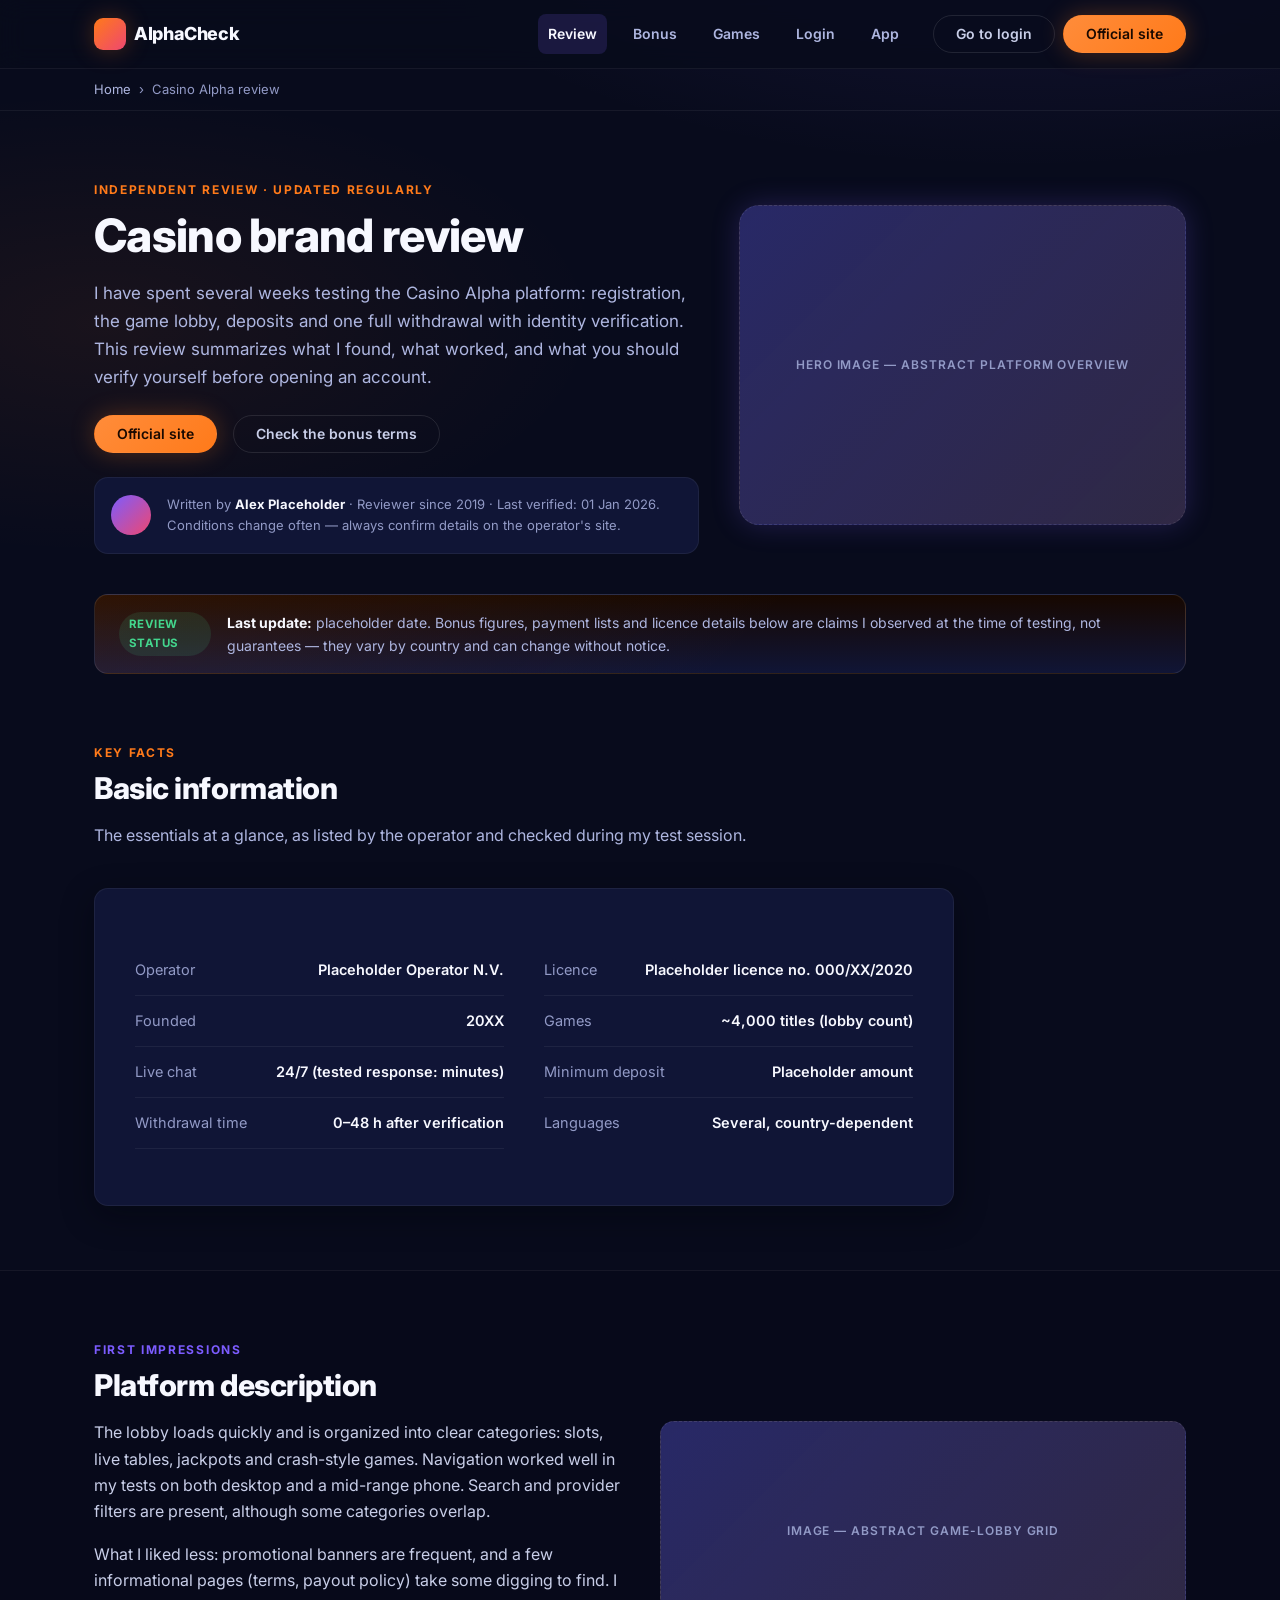
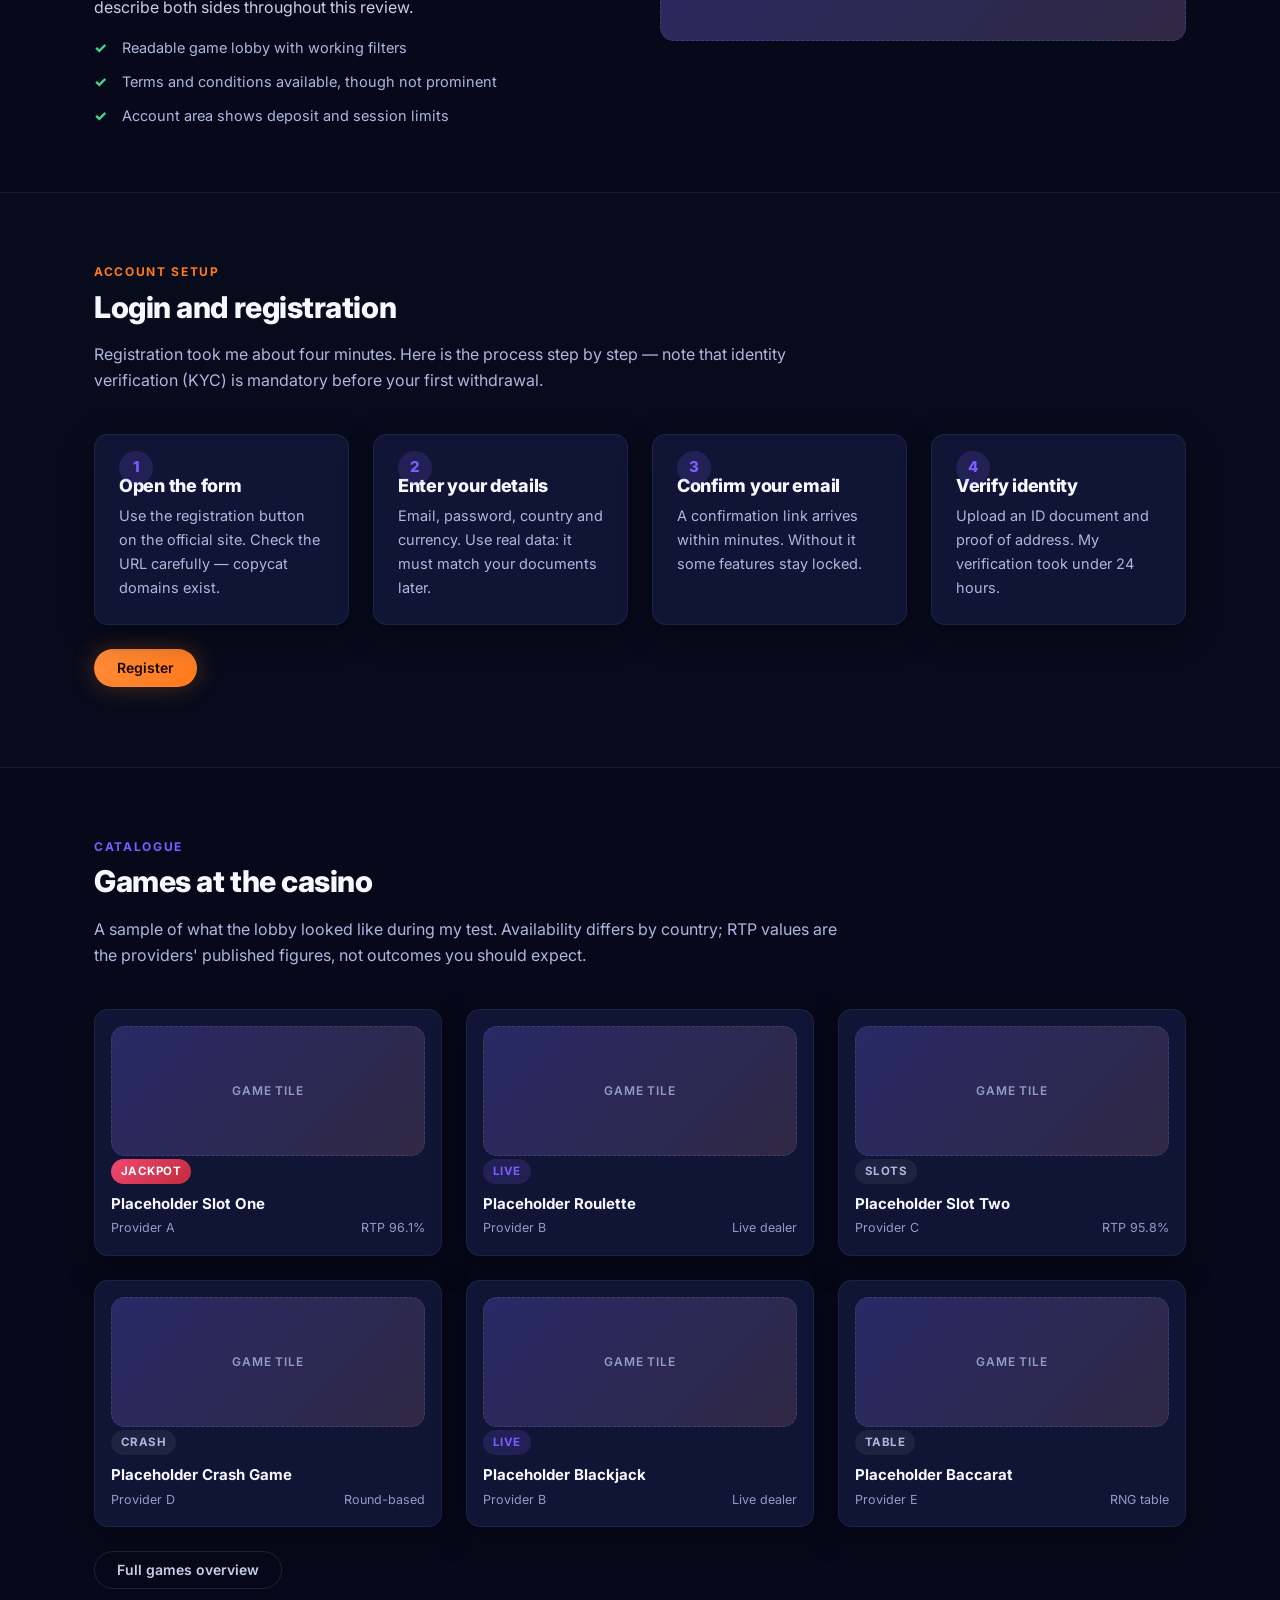
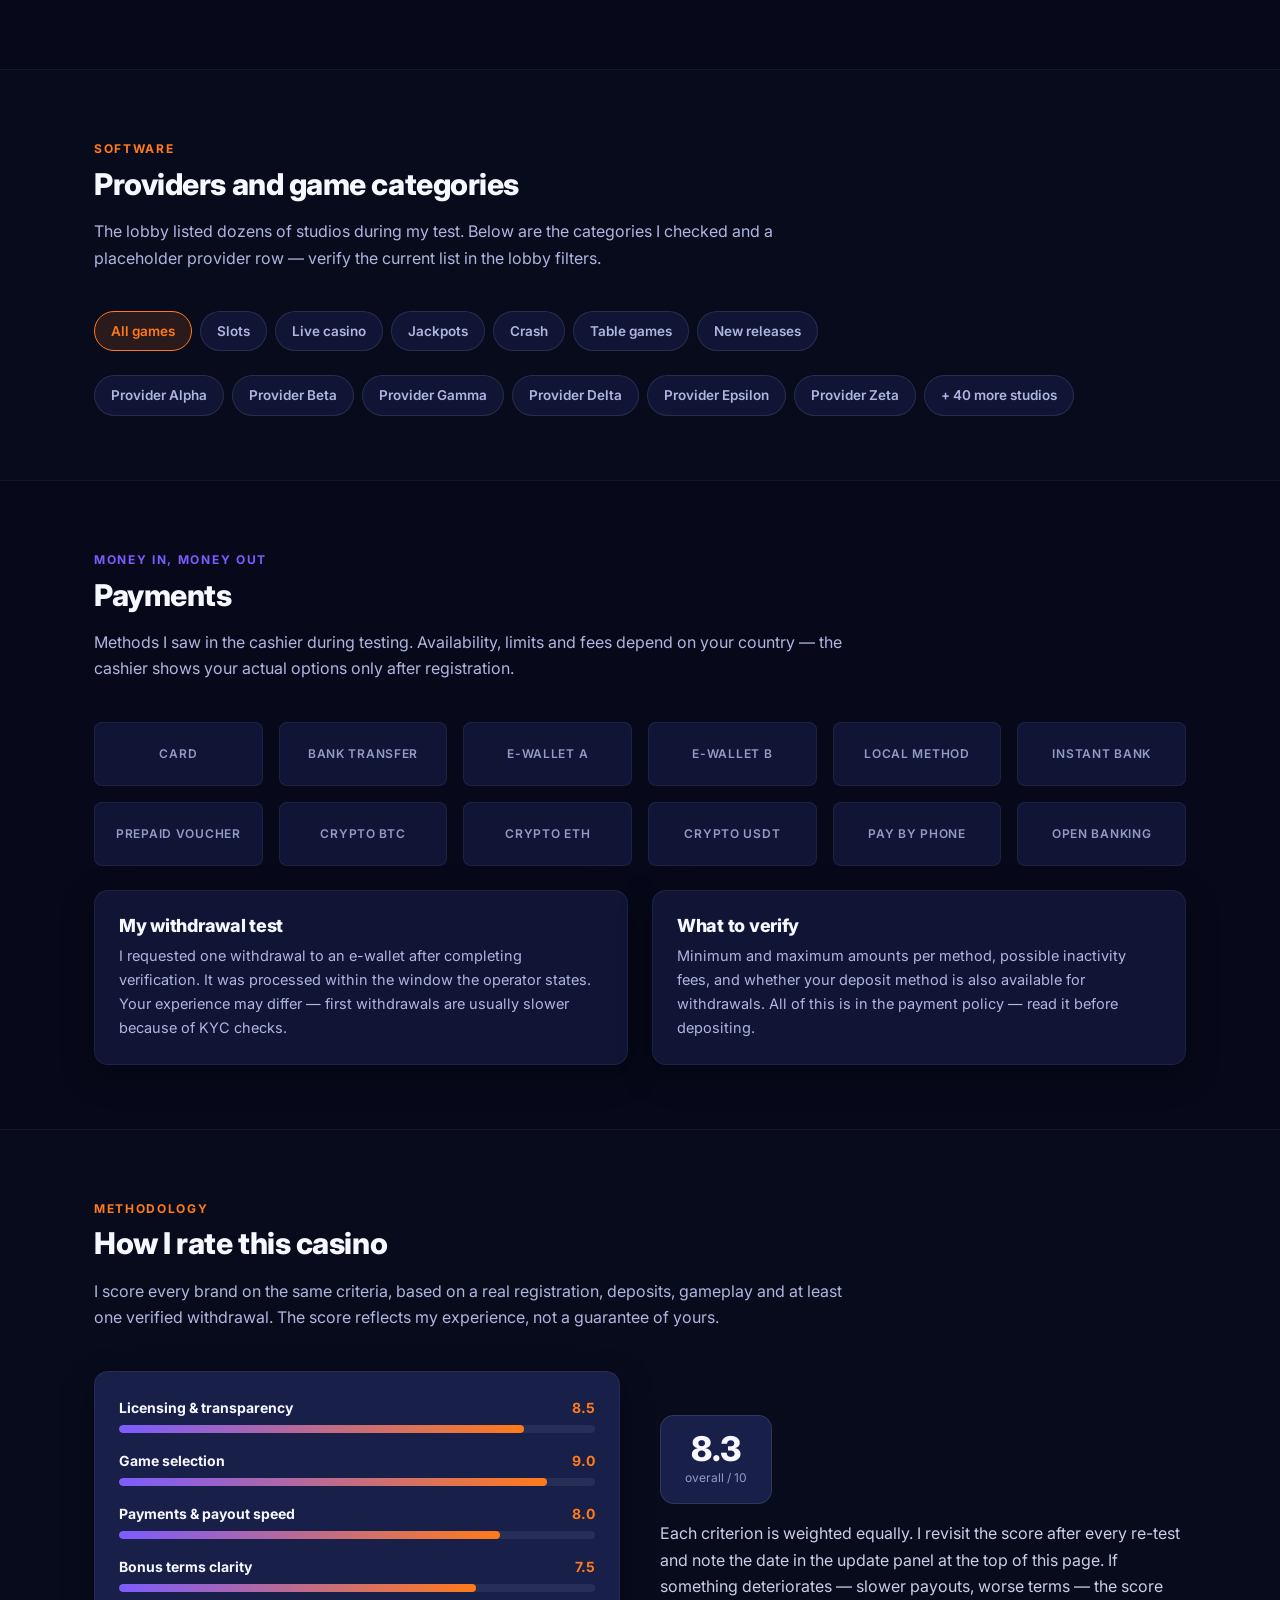
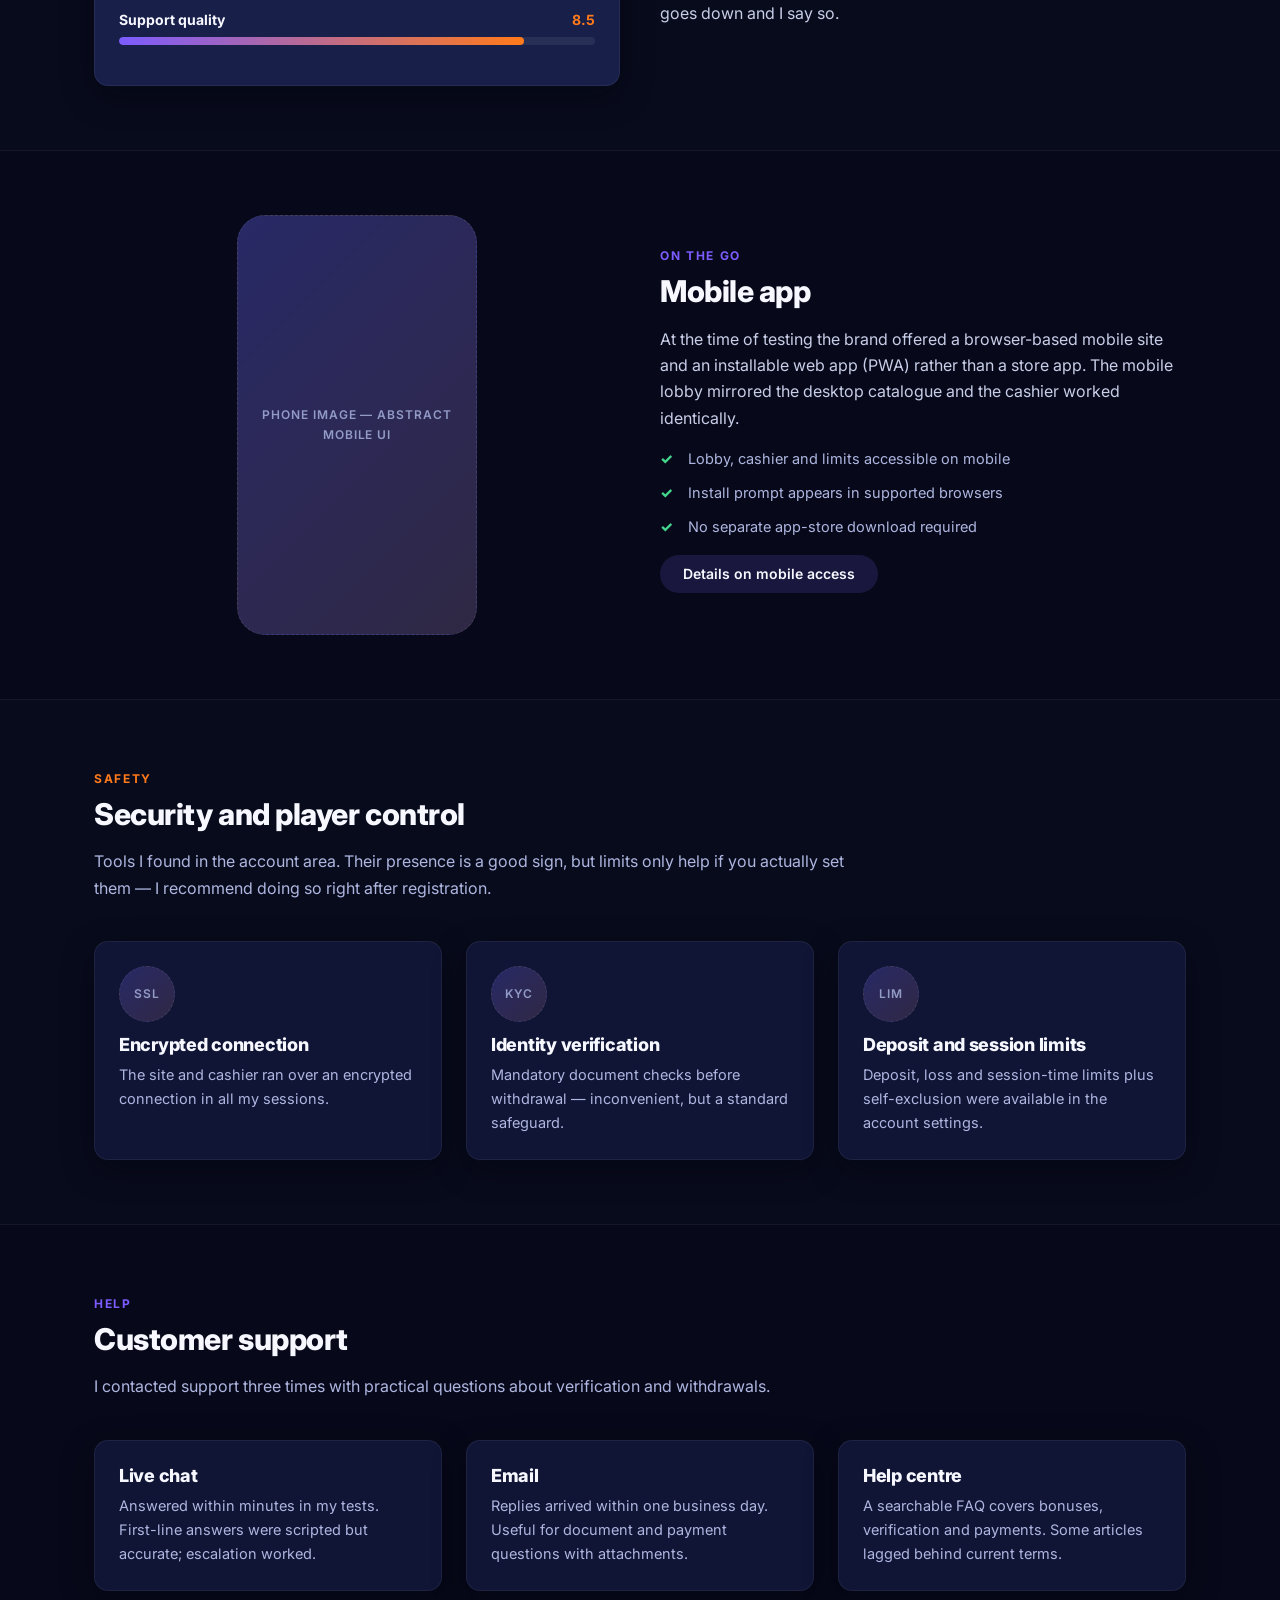
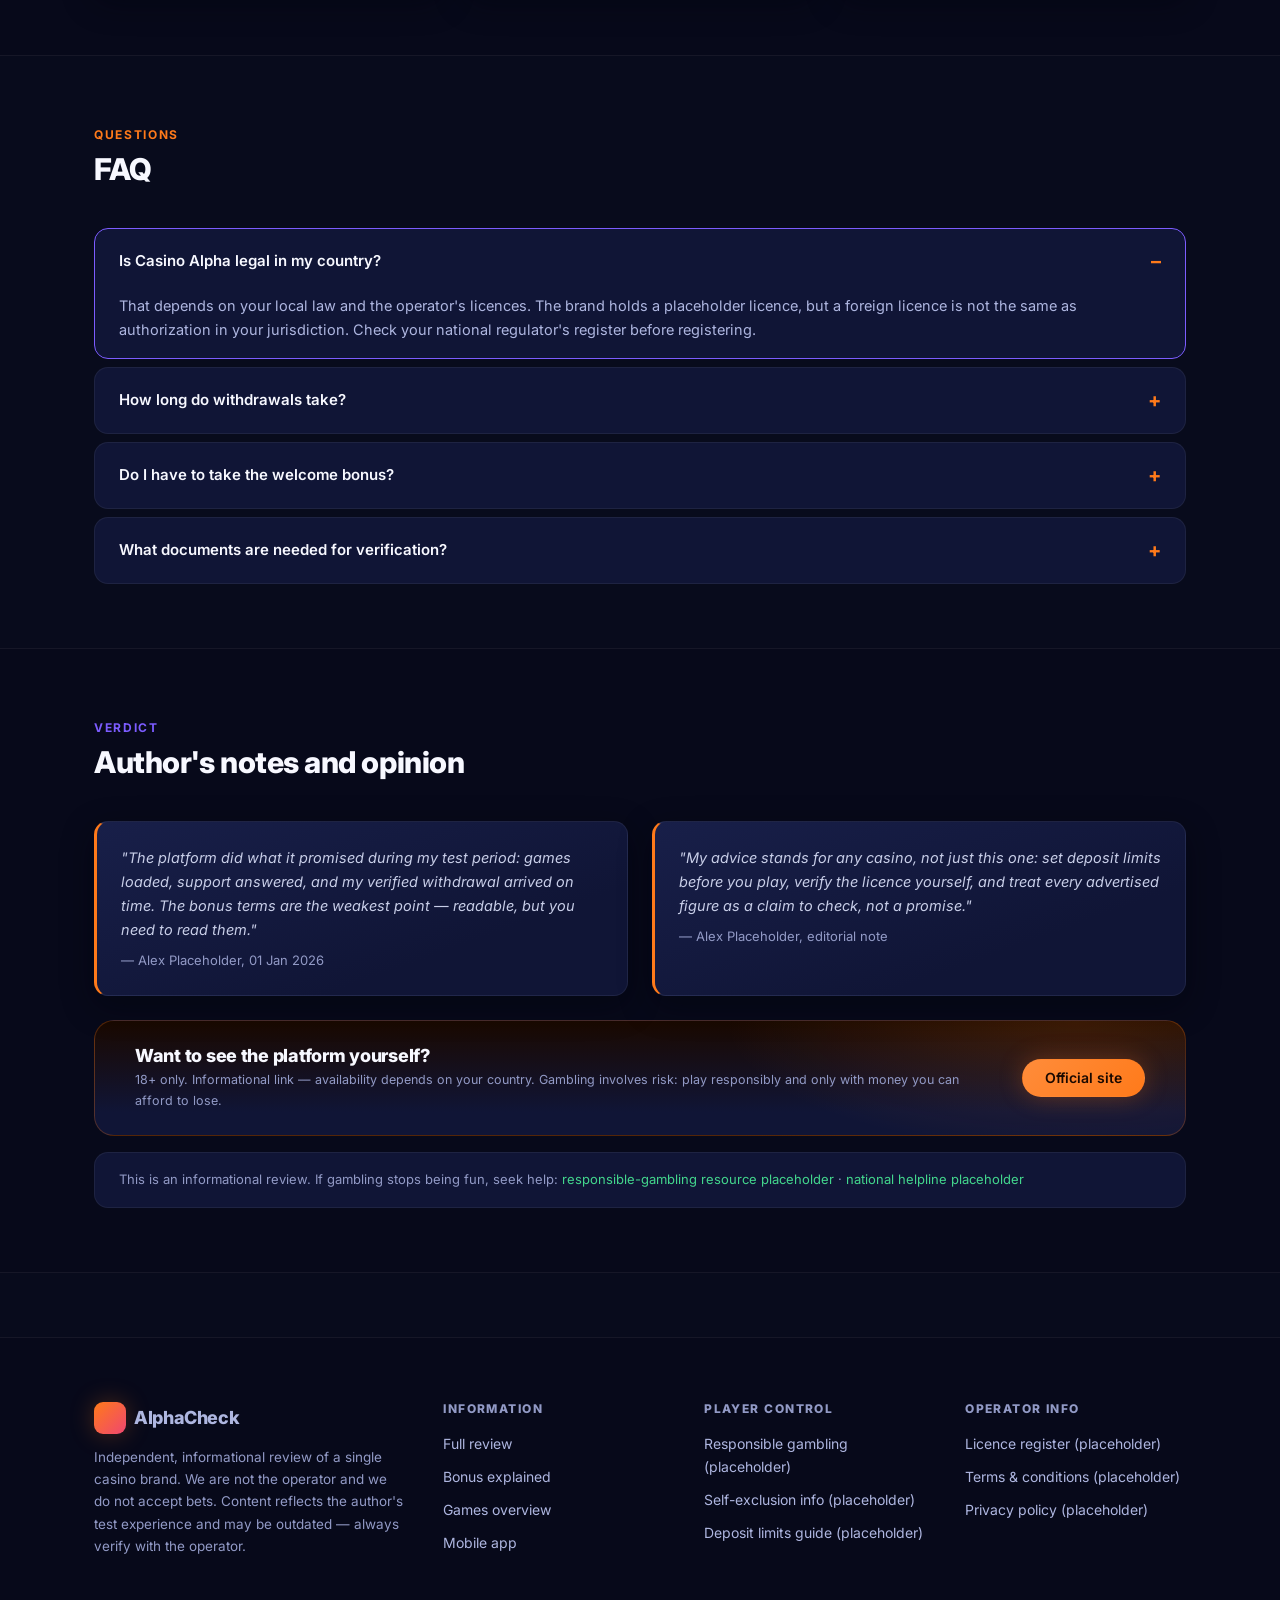
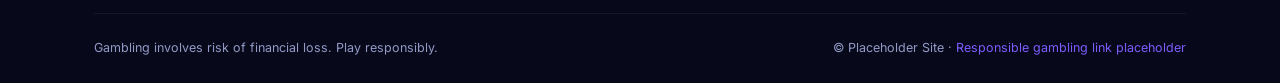
<file: index.html>
<!DOCTYPE html>
<html lang="en">
<head>
  <meta charset="utf-8">
  <meta name="viewport" content="width=device-width, initial-scale=1">
  <title>Casino Alpha Review — Independent Single-Brand Review</title>
  <link rel="stylesheet" href="./style.css">
</head>
<body>
<section class="page active" data-screen-label="Home / Full Review">

  <header class="site-header">
    <div class="wrap">
      <a class="logo" href="./index.html"><span class="logo-mark"></span> AlphaCheck</a>
      <nav class="main-nav">
        <a href="./index.html" class="active">Review</a>
        <a href="./bonus.html">Bonus</a>
        <a href="./games.html">Games</a>
        <a href="./login.html">Login</a>
        <a href="./mobile-app.html">App</a>
      </nav>
      <div class="header-actions">
        <a class="btn btn-outline" href="./login.html">Go to login</a>
        <a class="btn btn-primary" href="#">Official site</a>
      </div>
    </div>
  </header>

  <div class="breadcrumbs">
    <div class="wrap"><a href="./index.html">Home</a><span>Casino Alpha review</span></div>
  </div>

  <div class="hero">
    <div class="wrap hero-grid">
      <div>
        <span class="eyebrow">Independent review · Updated regularly</span>
        <h1>Casino brand review</h1>
        <p class="lead">I have spent several weeks testing the Casino Alpha platform: registration, the game lobby,
          deposits and one full withdrawal with identity verification. This review summarizes what I found, what worked,
          and what you should verify yourself before opening an account.</p>
        <div class="hero-actions">
          <a class="btn btn-primary" href="#">Official site</a>
          <a class="btn btn-outline" href="./bonus.html">Check the bonus terms</a>
        </div>
        <div class="byline">
          <span class="avatar"></span>
          <span>Written by <b>Alex Placeholder</b> · Reviewer since 2019 · Last verified: 01 Jan 2026.
            Conditions change often — always confirm details on the operator's site.</span>
        </div>
      </div>
      <div class="ph ph--hero">HERO IMAGE — abstract platform overview</div>
    </div>
  </div>

  <div class="wrap">
    <div class="update-panel">
      <span class="badge badge-positive">Review status</span>
      <span><b>Last update:</b> placeholder date. Bonus figures, payment lists and licence details below are claims I
        observed at the time of testing, not guarantees — they vary by country and can change without notice.</span>
    </div>
  </div>

  <!-- 1. Basic information -->
  <div class="section">
    <div class="wrap">
      <div class="section-head">
        <span class="eyebrow">Key facts</span>
        <h2 class="site-h">Basic information</h2>
        <p>The essentials at a glance, as listed by the operator and checked during my test session.</p>
      </div>
      <div class="facts-panel">
        <div class="card facts-card">
          <dl class="info-rows">
            <div class="info-row"><dt>Operator</dt><dd>Placeholder Operator N.V.</dd></div>
            <div class="info-row"><dt>Licence</dt><dd>Placeholder licence no. 000/XX/2020</dd></div>
            <div class="info-row"><dt>Founded</dt><dd>20XX</dd></div>
            <div class="info-row"><dt>Games</dt><dd>~4,000 titles (lobby count)</dd></div>
            <div class="info-row"><dt>Live chat</dt><dd>24/7 (tested response: minutes)</dd></div>
            <div class="info-row"><dt>Minimum deposit</dt><dd>Placeholder amount</dd></div>
            <div class="info-row"><dt>Withdrawal time</dt><dd>0–48 h after verification</dd></div>
            <div class="info-row"><dt>Languages</dt><dd>Several, country-dependent</dd></div>
          </dl>
        </div>
      </div>
    </div>
  </div>

  <!-- 2. Platform description -->
  <div class="section alt">
    <div class="wrap two-col">
      <div>
        <div class="section-head" style="margin-bottom:16px">
          <span class="eyebrow violet">First impressions</span>
          <h2 class="site-h">Platform description</h2>
        </div>
        <p>The lobby loads quickly and is organized into clear categories: slots, live tables, jackpots and crash-style
          games. Navigation worked well in my tests on both desktop and a mid-range phone. Search and provider filters
          are present, although some categories overlap.</p>
        <p>What I liked less: promotional banners are frequent, and a few informational pages (terms, payout policy)
          take some digging to find. I describe both sides throughout this review.</p>
        <ul class="checklist">
          <li>Readable game lobby with working filters</li>
          <li>Terms and conditions available, though not prominent</li>
          <li>Account area shows deposit and session limits</li>
        </ul>
      </div>
      <div class="ph ph--square">IMAGE — abstract game-lobby grid</div>
    </div>
  </div>

  <!-- 3. Login and registration -->
  <div class="section">
    <div class="wrap">
      <div class="section-head">
        <span class="eyebrow">Account setup</span>
        <h2 class="site-h">Login and registration</h2>
        <p>Registration took me about four minutes. Here is the process step by step — note that identity verification
          (KYC) is mandatory before your first withdrawal.</p>
      </div>
      <div class="grid grid-4">
        <div class="card step-card">
          <span class="step-num">1</span>
          <h3>Open the form</h3>
          <p>Use the registration button on the official site. Check the URL carefully — copycat domains exist.</p>
        </div>
        <div class="card step-card">
          <span class="step-num">2</span>
          <h3>Enter your details</h3>
          <p>Email, password, country and currency. Use real data: it must match your documents later.</p>
        </div>
        <div class="card step-card">
          <span class="step-num">3</span>
          <h3>Confirm your email</h3>
          <p>A confirmation link arrives within minutes. Without it some features stay locked.</p>
        </div>
        <div class="card step-card">
          <span class="step-num">4</span>
          <h3>Verify identity</h3>
          <p>Upload an ID document and proof of address. My verification took under 24 hours.</p>
        </div>
      </div>
      <p style="margin-top:24px"><a class="btn btn-primary" href="./login.html">Register</a></p>
    </div>
  </div>

  <!-- 4. Games at the casino -->
  <div class="section alt">
    <div class="wrap">
      <div class="section-head">
        <span class="eyebrow violet">Catalogue</span>
        <h2 class="site-h">Games at the casino</h2>
        <p>A sample of what the lobby looked like during my test. Availability differs by country; RTP values are the
          providers' published figures, not outcomes you should expect.</p>
      </div>
      <div class="grid grid-3">
        <div class="card game-card">
          <div class="ph ph--thumb">GAME TILE</div>
          <span class="badge badge-jackpot">Jackpot</span>
          <div class="game-title">Placeholder Slot One</div>
          <div class="game-meta"><span>Provider A</span><span>RTP 96.1%</span></div>
        </div>
        <div class="card game-card">
          <div class="ph ph--thumb">GAME TILE</div>
          <span class="badge badge-live">Live</span>
          <div class="game-title">Placeholder Roulette</div>
          <div class="game-meta"><span>Provider B</span><span>Live dealer</span></div>
        </div>
        <div class="card game-card">
          <div class="ph ph--thumb">GAME TILE</div>
          <span class="badge badge-neutral">Slots</span>
          <div class="game-title">Placeholder Slot Two</div>
          <div class="game-meta"><span>Provider C</span><span>RTP 95.8%</span></div>
        </div>
        <div class="card game-card">
          <div class="ph ph--thumb">GAME TILE</div>
          <span class="badge badge-neutral">Crash</span>
          <div class="game-title">Placeholder Crash Game</div>
          <div class="game-meta"><span>Provider D</span><span>Round-based</span></div>
        </div>
        <div class="card game-card">
          <div class="ph ph--thumb">GAME TILE</div>
          <span class="badge badge-live">Live</span>
          <div class="game-title">Placeholder Blackjack</div>
          <div class="game-meta"><span>Provider B</span><span>Live dealer</span></div>
        </div>
        <div class="card game-card">
          <div class="ph ph--thumb">GAME TILE</div>
          <span class="badge badge-neutral">Table</span>
          <div class="game-title">Placeholder Baccarat</div>
          <div class="game-meta"><span>Provider E</span><span>RNG table</span></div>
        </div>
      </div>
      <p style="margin-top:24px"><a class="btn btn-outline" href="./games.html">Full games overview</a></p>
    </div>
  </div>

  <!-- 5. Providers and game categories -->
  <div class="section">
    <div class="wrap">
      <div class="section-head">
        <span class="eyebrow">Software</span>
        <h2 class="site-h">Providers and game categories</h2>
        <p>The lobby listed dozens of studios during my test. Below are the categories I checked and a placeholder
          provider row — verify the current list in the lobby filters.</p>
      </div>
      <div class="chip-row" style="margin-bottom:24px">
        <span class="chip on">All games</span>
        <span class="chip">Slots</span>
        <span class="chip">Live casino</span>
        <span class="chip">Jackpots</span>
        <span class="chip">Crash</span>
        <span class="chip">Table games</span>
        <span class="chip">New releases</span>
      </div>
      <div class="chip-row">
        <span class="chip">Provider Alpha</span>
        <span class="chip">Provider Beta</span>
        <span class="chip">Provider Gamma</span>
        <span class="chip">Provider Delta</span>
        <span class="chip">Provider Epsilon</span>
        <span class="chip">Provider Zeta</span>
        <span class="chip">+ 40 more studios</span>
      </div>
    </div>
  </div>

  <!-- 6. Payments -->
  <div class="section alt">
    <div class="wrap">
      <div class="section-head">
        <span class="eyebrow violet">Money in, money out</span>
        <h2 class="site-h">Payments</h2>
        <p>Methods I saw in the cashier during testing. Availability, limits and fees depend on your country — the
          cashier shows your actual options only after registration.</p>
      </div>
      <div class="pay-grid">
        <div class="pay-item">Card</div>
        <div class="pay-item">Bank transfer</div>
        <div class="pay-item">E-wallet A</div>
        <div class="pay-item">E-wallet B</div>
        <div class="pay-item">Local method</div>
        <div class="pay-item">Instant bank</div>
        <div class="pay-item">Prepaid voucher</div>
        <div class="pay-item">Crypto BTC</div>
        <div class="pay-item">Crypto ETH</div>
        <div class="pay-item">Crypto USDT</div>
        <div class="pay-item">Pay by phone</div>
        <div class="pay-item">Open banking</div>
      </div>
      <div class="grid grid-2" style="margin-top:24px">
        <div class="card">
          <h3>My withdrawal test</h3>
          <p>I requested one withdrawal to an e-wallet after completing verification. It was processed within the
            window the operator states. Your experience may differ — first withdrawals are usually slower because of
            KYC checks.</p>
        </div>
        <div class="card">
          <h3>What to verify</h3>
          <p>Minimum and maximum amounts per method, possible inactivity fees, and whether your deposit method is also
            available for withdrawals. All of this is in the payment policy — read it before depositing.</p>
        </div>
      </div>
    </div>
  </div>

  <!-- 7. How I rate this casino -->
  <div class="section">
    <div class="wrap">
      <div class="section-head">
        <span class="eyebrow">Methodology</span>
        <h2 class="site-h">How I rate this casino</h2>
        <p>I score every brand on the same criteria, based on a real registration, deposits, gameplay and at least one
          verified withdrawal. The score reflects my experience, not a guarantee of yours.</p>
      </div>
      <div class="two-col">
        <div class="card elevated">
          <div class="rating-row">
            <div class="label-line"><b>Licensing &amp; transparency</b><span class="score">8.5</span></div>
            <div class="meter"><i style="width:85%"></i></div>
          </div>
          <div class="rating-row">
            <div class="label-line"><b>Game selection</b><span class="score">9.0</span></div>
            <div class="meter"><i style="width:90%"></i></div>
          </div>
          <div class="rating-row">
            <div class="label-line"><b>Payments &amp; payout speed</b><span class="score">8.0</span></div>
            <div class="meter"><i style="width:80%"></i></div>
          </div>
          <div class="rating-row">
            <div class="label-line"><b>Bonus terms clarity</b><span class="score">7.5</span></div>
            <div class="meter"><i style="width:75%"></i></div>
          </div>
          <div class="rating-row">
            <div class="label-line"><b>Support quality</b><span class="score">8.5</span></div>
            <div class="meter"><i style="width:85%"></i></div>
          </div>
        </div>
        <div>
          <div class="score-badge"><span class="num">8.3</span><span class="of">overall / 10</span></div>
          <p style="margin-top:16px">Each criterion is weighted equally. I revisit the score after every re-test and
            note the date in the update panel at the top of this page. If something deteriorates — slower payouts,
            worse terms — the score goes down and I say so.</p>
        </div>
      </div>
    </div>
  </div>

  <!-- 8. Mobile app -->
  <div class="section alt">
    <div class="wrap two-col">
      <div class="ph ph--phone">PHONE IMAGE — abstract mobile UI</div>
      <div>
        <div class="section-head" style="margin-bottom:16px">
          <span class="eyebrow violet">On the go</span>
          <h2 class="site-h">Mobile app</h2>
        </div>
        <p>At the time of testing the brand offered a browser-based mobile site and an installable web app (PWA) rather
          than a store app. The mobile lobby mirrored the desktop catalogue and the cashier worked identically.</p>
        <ul class="checklist">
          <li>Lobby, cashier and limits accessible on mobile</li>
          <li>Install prompt appears in supported browsers</li>
          <li>No separate app-store download required</li>
        </ul>
        <p style="margin-top:16px"><a class="btn btn-ghost" href="./mobile-app.html">Details on mobile access</a></p>
      </div>
    </div>
  </div>

  <!-- 9. Security and player control -->
  <div class="section">
    <div class="wrap">
      <div class="section-head">
        <span class="eyebrow">Safety</span>
        <h2 class="site-h">Security and player control</h2>
        <p>Tools I found in the account area. Their presence is a good sign, but limits only help if you actually set
          them — I recommend doing so right after registration.</p>
      </div>
      <div class="grid grid-3">
        <div class="card">
          <div class="ph ph--icon">SSL</div>
          <h3 style="margin-top:12px">Encrypted connection</h3>
          <p>The site and cashier ran over an encrypted connection in all my sessions.</p>
        </div>
        <div class="card">
          <div class="ph ph--icon">KYC</div>
          <h3 style="margin-top:12px">Identity verification</h3>
          <p>Mandatory document checks before withdrawal — inconvenient, but a standard safeguard.</p>
        </div>
        <div class="card">
          <div class="ph ph--icon">LIM</div>
          <h3 style="margin-top:12px">Deposit and session limits</h3>
          <p>Deposit, loss and session-time limits plus self-exclusion were available in the account settings.</p>
        </div>
      </div>
    </div>
  </div>

  <!-- 10. Customer support -->
  <div class="section alt">
    <div class="wrap">
      <div class="section-head">
        <span class="eyebrow violet">Help</span>
        <h2 class="site-h">Customer support</h2>
        <p>I contacted support three times with practical questions about verification and withdrawals.</p>
      </div>
      <div class="grid grid-3">
        <div class="card">
          <h3>Live chat</h3>
          <p>Answered within minutes in my tests. First-line answers were scripted but accurate; escalation worked.</p>
        </div>
        <div class="card">
          <h3>Email</h3>
          <p>Replies arrived within one business day. Useful for document and payment questions with attachments.</p>
        </div>
        <div class="card">
          <h3>Help centre</h3>
          <p>A searchable FAQ covers bonuses, verification and payments. Some articles lagged behind current terms.</p>
        </div>
      </div>
    </div>
  </div>

  <!-- 11. FAQ -->
  <div class="section">
    <div class="wrap">
      <div class="section-head">
        <span class="eyebrow">Questions</span>
        <h2 class="site-h">FAQ</h2>
      </div>
      <div class="faq">
        <details open>
          <summary>Is Casino Alpha legal in my country?</summary>
          <p>That depends on your local law and the operator's licences. The brand holds a placeholder licence, but a
            foreign licence is not the same as authorization in your jurisdiction. Check your national regulator's
            register before registering.</p>
        </details>
        <details>
          <summary>How long do withdrawals take?</summary>
          <p>In my test, within the stated 0–48 hour window after verification. First withdrawals take longer because
            of KYC. Method and country also matter.</p>
        </details>
        <details>
          <summary>Do I have to take the welcome bonus?</summary>
          <p>No. Bonuses are optional and come with wagering requirements. If you prefer flexible withdrawals, you can
            decline the bonus at deposit time.</p>
        </details>
        <details>
          <summary>What documents are needed for verification?</summary>
          <p>Typically a government ID and proof of address; sometimes proof of payment method. Exact requirements are
            listed in the operator's verification policy.</p>
        </details>
      </div>
    </div>
  </div>

  <!-- 12. Author's notes and opinion -->
  <div class="section alt">
    <div class="wrap">
      <div class="section-head">
        <span class="eyebrow violet">Verdict</span>
        <h2 class="site-h">Author's notes and opinion</h2>
      </div>
      <div class="grid grid-2">
        <div class="card quote-card">
          <p>"The platform did what it promised during my test period: games loaded, support answered, and my verified
            withdrawal arrived on time. The bonus terms are the weakest point — readable, but you need to read them."</p>
          <div class="who">— Alex Placeholder, 01 Jan 2026</div>
        </div>
        <div class="card quote-card">
          <p>"My advice stands for any casino, not just this one: set deposit limits before you play, verify the
            licence yourself, and treat every advertised figure as a claim to check, not a promise."</p>
          <div class="who">— Alex Placeholder, editorial note</div>
        </div>
      </div>
      <div class="promo-panel" style="margin-top:24px">
        <div>
          <h3>Want to see the platform yourself?</h3>
          <p class="fine">18+ only. Informational link — availability depends on your country. Gambling involves risk:
            play responsibly and only with money you can afford to lose.</p>
        </div>
        <a class="btn btn-primary" href="#">Official site</a>
      </div>
      <div class="rg-strip" style="margin-top:16px">
        <span>This is an informational review. If gambling stops being fun, seek help:
          <a href="#">responsible-gambling resource placeholder</a> ·
          <a href="#">national helpline placeholder</a></span>
      </div>
    </div>
  </div>

  <footer class="site-footer">
    <div class="wrap">
      <div class="footer-grid">
        <div>
          <a class="logo" href="./index.html"><span class="logo-mark"></span> AlphaCheck</a>
          <p class="about" style="margin-top:12px">Independent, informational review of a single casino brand. We are
            not the operator and we do not accept bets. Content reflects the author's test experience and may be
            outdated — always verify with the operator.</p>
        </div>
        <div>
          <h4>Information</h4>
          <ul>
            <li><a href="./index.html">Full review</a></li>
            <li><a href="./bonus.html">Bonus explained</a></li>
            <li><a href="./games.html">Games overview</a></li>
            <li><a href="./mobile-app.html">Mobile app</a></li>
          </ul>
        </div>
        <div>
          <h4>Player control</h4>
          <ul>
            <li><a href="#">Responsible gambling (placeholder)</a></li>
            <li><a href="#">Self-exclusion info (placeholder)</a></li>
            <li><a href="#">Deposit limits guide (placeholder)</a></li>
          </ul>
        </div>
        <div>
          <h4>Operator info</h4>
          <ul>
            <li><a href="#">Licence register (placeholder)</a></li>
            <li><a href="#">Terms &amp; conditions (placeholder)</a></li>
            <li><a href="#">Privacy policy (placeholder)</a></li>
          </ul>
        </div>
      </div>
      <div class="footer-bottom">
        <span>Gambling involves risk of financial loss. Play responsibly.</span>
        <span class="spacer"></span>
        <span>© Placeholder Site · <a href="#">Responsible gambling link placeholder</a></span>
      </div>
    </div>
  </footer>

</section>
</body>
</html>
</file>
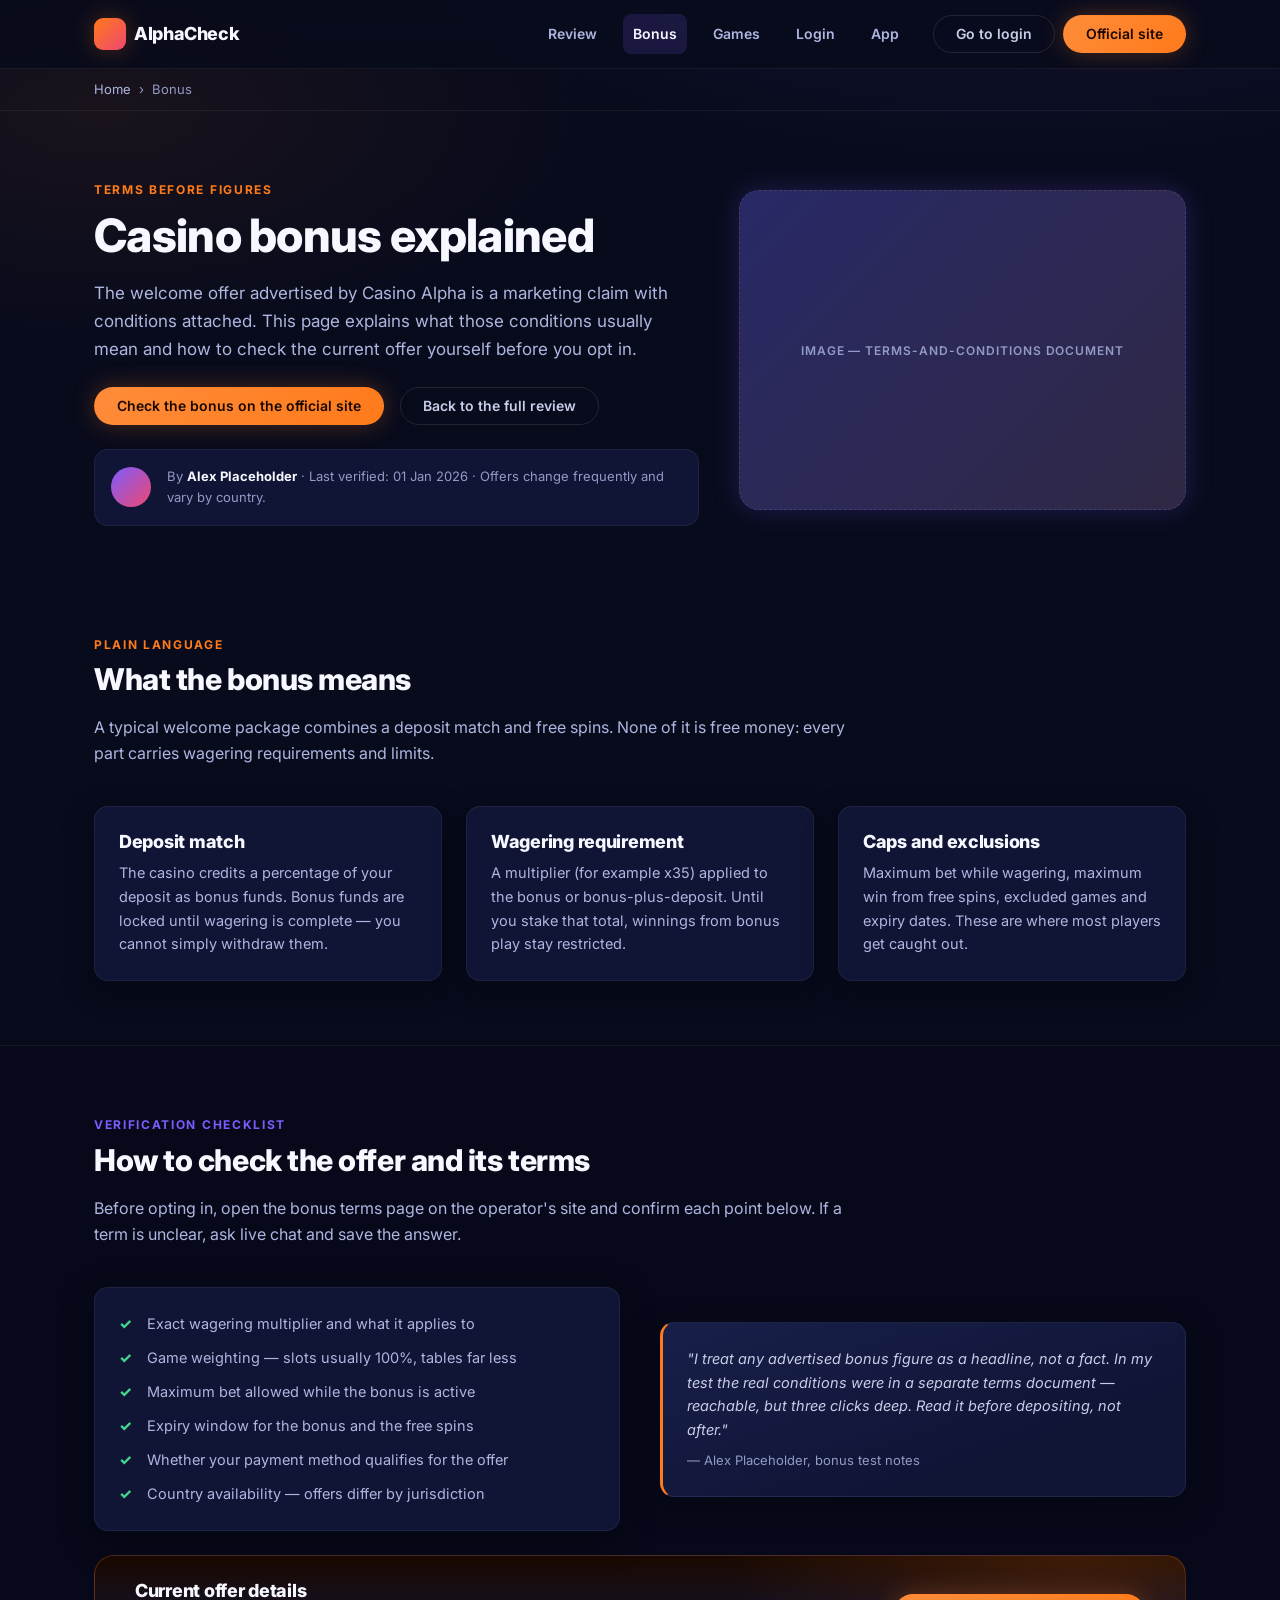
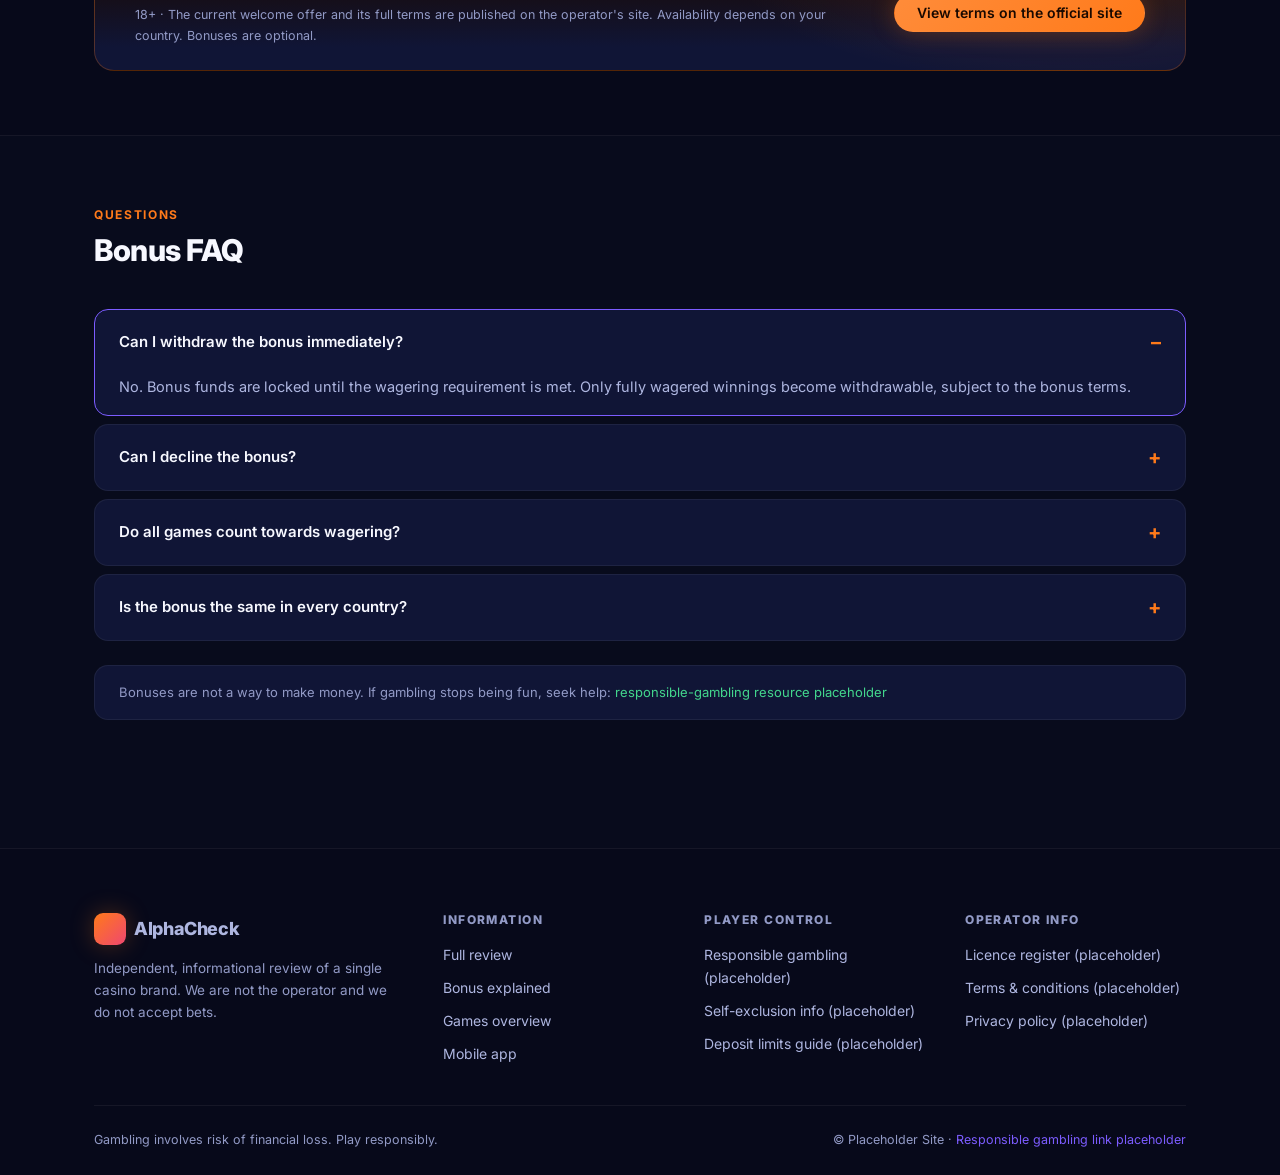
<file: bonus.html>
<!DOCTYPE html>
<html lang="en">
<head>
  <meta charset="utf-8">
  <meta name="viewport" content="width=device-width, initial-scale=1">
  <title>Casino Alpha Bonus — Terms Explained</title>
  <link rel="stylesheet" href="./style.css">
</head>
<body>
<section class="page active" data-screen-label="Bonus">

  <header class="site-header">
    <div class="wrap">
      <a class="logo" href="./index.html"><span class="logo-mark"></span> AlphaCheck</a>
      <nav class="main-nav">
        <a href="./index.html">Review</a>
        <a href="./bonus.html" class="active">Bonus</a>
        <a href="./games.html">Games</a>
        <a href="./login.html">Login</a>
        <a href="./mobile-app.html">App</a>
      </nav>
      <div class="header-actions">
        <a class="btn btn-outline" href="./login.html">Go to login</a>
        <a class="btn btn-primary" href="#">Official site</a>
      </div>
    </div>
  </header>

  <div class="breadcrumbs">
    <div class="wrap"><a href="./index.html">Home</a><span>Bonus</span></div>
  </div>

  <div class="hero">
    <div class="wrap hero-grid">
      <div>
        <span class="eyebrow">Terms before figures</span>
        <h1>Casino bonus explained</h1>
        <p class="lead">The welcome offer advertised by Casino Alpha is a marketing claim with conditions attached.
          This page explains what those conditions usually mean and how to check the current offer yourself before you
          opt in.</p>
        <div class="hero-actions">
          <a class="btn btn-primary" href="#">Check the bonus on the official site</a>
          <a class="btn btn-outline" href="./index.html">Back to the full review</a>
        </div>
        <div class="byline">
          <span class="avatar"></span>
          <span>By <b>Alex Placeholder</b> · Last verified: 01 Jan 2026 · Offers change frequently and vary by
            country.</span>
        </div>
      </div>
      <div class="ph ph--hero">IMAGE — terms-and-conditions document</div>
    </div>
  </div>

  <!-- 1. What the bonus means -->
  <div class="section">
    <div class="wrap">
      <div class="section-head">
        <span class="eyebrow">Plain language</span>
        <h2 class="site-h">What the bonus means</h2>
        <p>A typical welcome package combines a deposit match and free spins. None of it is free money: every part
          carries wagering requirements and limits.</p>
      </div>
      <div class="grid grid-3">
        <div class="card">
          <h3>Deposit match</h3>
          <p>The casino credits a percentage of your deposit as bonus funds. Bonus funds are locked until wagering is
            complete — you cannot simply withdraw them.</p>
        </div>
        <div class="card">
          <h3>Wagering requirement</h3>
          <p>A multiplier (for example x35) applied to the bonus or bonus-plus-deposit. Until you stake that total,
            winnings from bonus play stay restricted.</p>
        </div>
        <div class="card">
          <h3>Caps and exclusions</h3>
          <p>Maximum bet while wagering, maximum win from free spins, excluded games and expiry dates. These are where
            most players get caught out.</p>
        </div>
      </div>
    </div>
  </div>

  <!-- 2. How to check the offer and its terms -->
  <div class="section alt">
    <div class="wrap">
      <div class="section-head">
        <span class="eyebrow violet">Verification checklist</span>
        <h2 class="site-h">How to check the offer and its terms</h2>
        <p>Before opting in, open the bonus terms page on the operator's site and confirm each point below. If a term
          is unclear, ask live chat and save the answer.</p>
      </div>
      <div class="two-col">
        <div class="card">
          <ul class="checklist">
            <li>Exact wagering multiplier and what it applies to</li>
            <li>Game weighting — slots usually 100%, tables far less</li>
            <li>Maximum bet allowed while the bonus is active</li>
            <li>Expiry window for the bonus and the free spins</li>
            <li>Whether your payment method qualifies for the offer</li>
            <li>Country availability — offers differ by jurisdiction</li>
          </ul>
        </div>
        <div class="card quote-card">
          <p>"I treat any advertised bonus figure as a headline, not a fact. In my test the real conditions were in a
            separate terms document — reachable, but three clicks deep. Read it before depositing, not after."</p>
          <div class="who">— Alex Placeholder, bonus test notes</div>
        </div>
      </div>
      <div class="promo-panel" style="margin-top:24px">
        <div>
          <h3>Current offer details</h3>
          <p class="fine">18+ · The current welcome offer and its full terms are published on the operator's site.
            Availability depends on your country. Bonuses are optional.</p>
        </div>
        <a class="btn btn-primary" href="#">View terms on the official site</a>
      </div>
    </div>
  </div>

  <!-- 3. Bonus FAQ -->
  <div class="section">
    <div class="wrap">
      <div class="section-head">
        <span class="eyebrow">Questions</span>
        <h2 class="site-h">Bonus FAQ</h2>
      </div>
      <div class="faq">
        <details open>
          <summary>Can I withdraw the bonus immediately?</summary>
          <p>No. Bonus funds are locked until the wagering requirement is met. Only fully wagered winnings become
            withdrawable, subject to the bonus terms.</p>
        </details>
        <details>
          <summary>Can I decline the bonus?</summary>
          <p>Yes, and in some cases it is the sensible choice. Declining keeps your deposit unrestricted. Look for an
            opt-out option in the cashier or ask support before depositing.</p>
        </details>
        <details>
          <summary>Do all games count towards wagering?</summary>
          <p>Usually not equally. Slots often count 100%, while table and live games count partially or not at all.
            The weighting table is part of the bonus terms.</p>
        </details>
        <details>
          <summary>Is the bonus the same in every country?</summary>
          <p>No. Amounts, spin counts and even availability differ by jurisdiction. The offer you see after
            registering with your real address is the one that applies.</p>
        </details>
      </div>
      <div class="rg-strip" style="margin-top:24px">
        <span>Bonuses are not a way to make money. If gambling stops being fun, seek help:
          <a href="#">responsible-gambling resource placeholder</a></span>
      </div>
    </div>
  </div>

  <footer class="site-footer">
    <div class="wrap">
      <div class="footer-grid">
        <div>
          <a class="logo" href="./index.html"><span class="logo-mark"></span> AlphaCheck</a>
          <p class="about" style="margin-top:12px">Independent, informational review of a single casino brand. We are
            not the operator and we do not accept bets.</p>
        </div>
        <div>
          <h4>Information</h4>
          <ul>
            <li><a href="./index.html">Full review</a></li>
            <li><a href="./bonus.html">Bonus explained</a></li>
            <li><a href="./games.html">Games overview</a></li>
            <li><a href="./mobile-app.html">Mobile app</a></li>
          </ul>
        </div>
        <div>
          <h4>Player control</h4>
          <ul>
            <li><a href="#">Responsible gambling (placeholder)</a></li>
            <li><a href="#">Self-exclusion info (placeholder)</a></li>
            <li><a href="#">Deposit limits guide (placeholder)</a></li>
          </ul>
        </div>
        <div>
          <h4>Operator info</h4>
          <ul>
            <li><a href="#">Licence register (placeholder)</a></li>
            <li><a href="#">Terms &amp; conditions (placeholder)</a></li>
            <li><a href="#">Privacy policy (placeholder)</a></li>
          </ul>
        </div>
      </div>
      <div class="footer-bottom">
        <span>Gambling involves risk of financial loss. Play responsibly.</span>
        <span class="spacer"></span>
        <span>© Placeholder Site · <a href="#">Responsible gambling link placeholder</a></span>
      </div>
    </div>
  </footer>

</section>
</body>
</html>
</file>
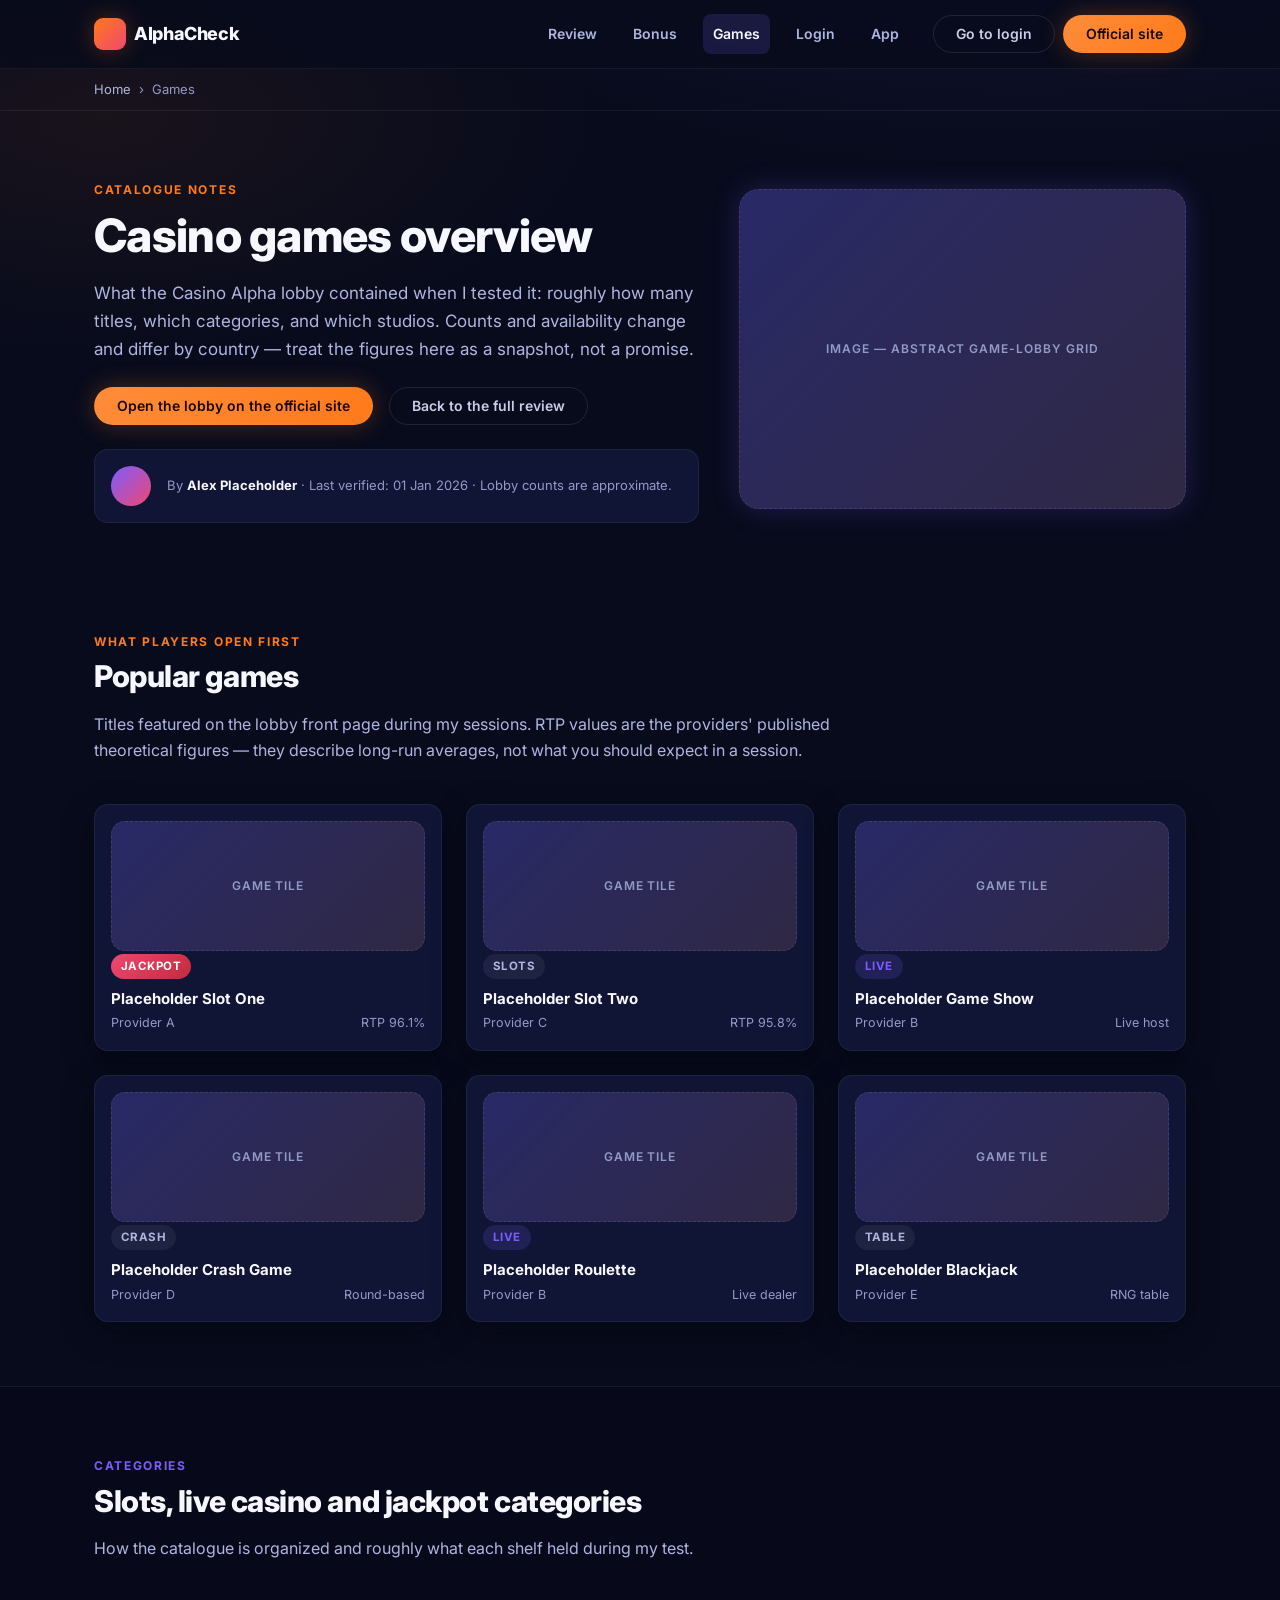
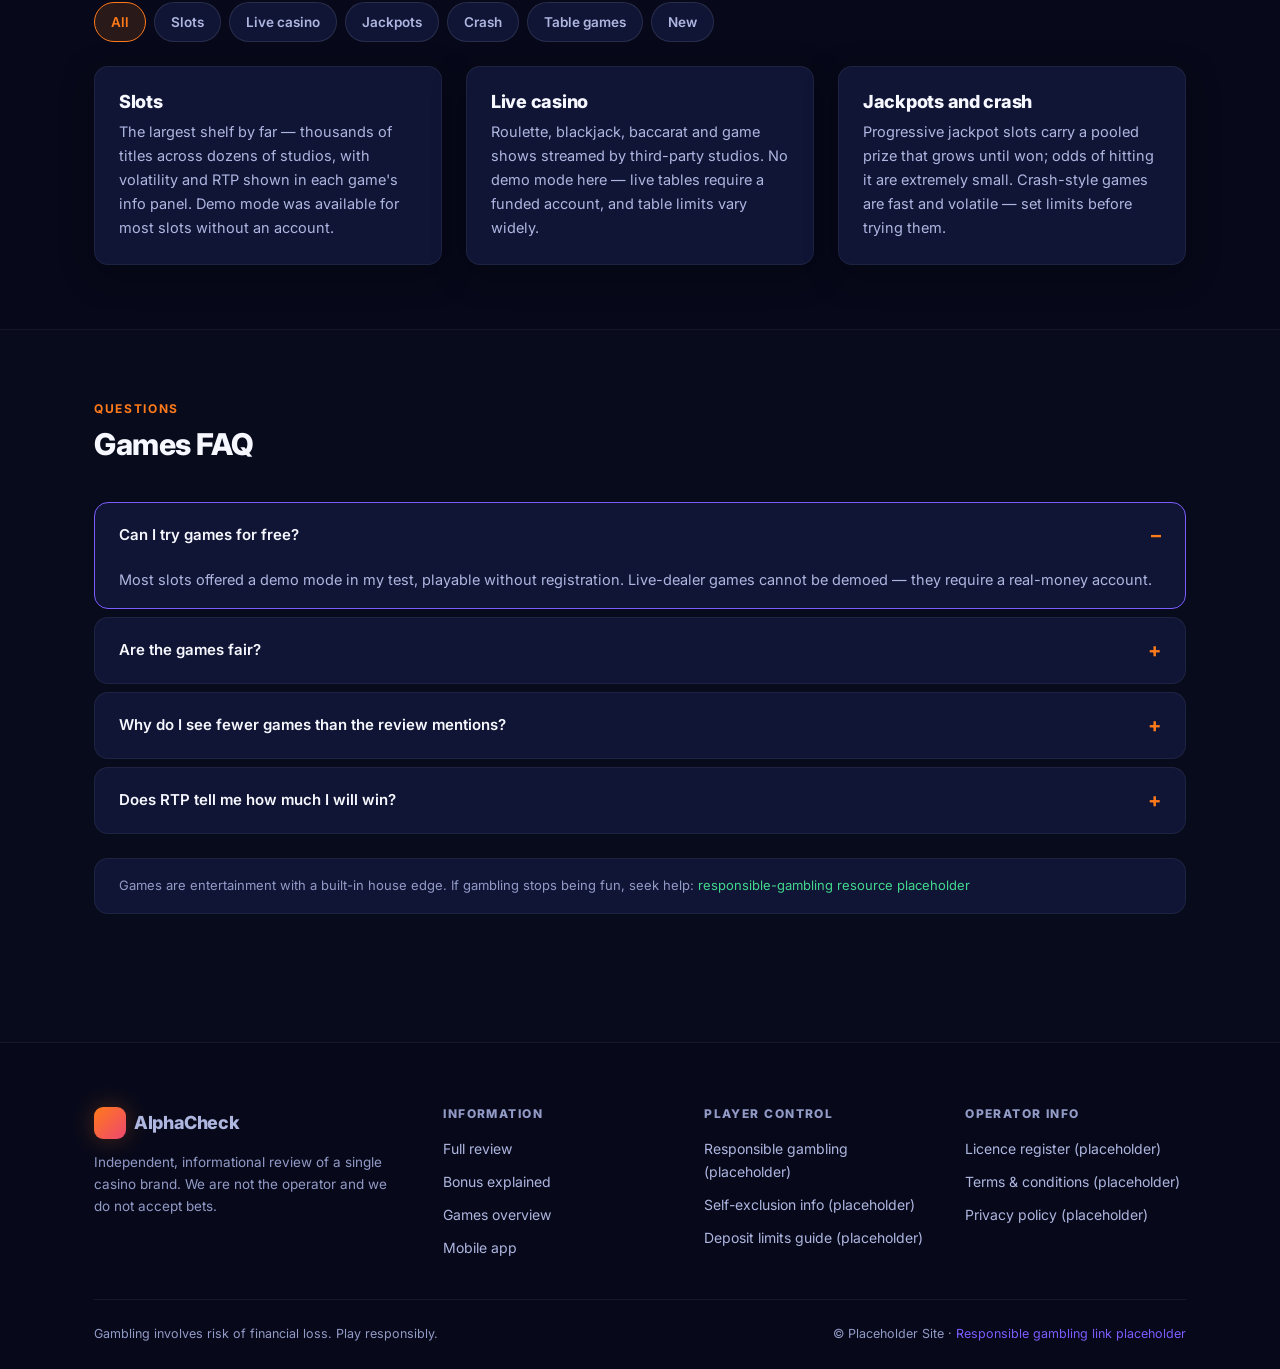
<file: games.html>
<!DOCTYPE html>
<html lang="en">
<head>
  <meta charset="utf-8">
  <meta name="viewport" content="width=device-width, initial-scale=1">
  <title>Casino Alpha Games — Catalogue Overview</title>
  <link rel="stylesheet" href="./style.css">
</head>
<body>
<section class="page active" data-screen-label="Games">

  <header class="site-header">
    <div class="wrap">
      <a class="logo" href="./index.html"><span class="logo-mark"></span> AlphaCheck</a>
      <nav class="main-nav">
        <a href="./index.html">Review</a>
        <a href="./bonus.html">Bonus</a>
        <a href="./games.html" class="active">Games</a>
        <a href="./login.html">Login</a>
        <a href="./mobile-app.html">App</a>
      </nav>
      <div class="header-actions">
        <a class="btn btn-outline" href="./login.html">Go to login</a>
        <a class="btn btn-primary" href="#">Official site</a>
      </div>
    </div>
  </header>

  <div class="breadcrumbs">
    <div class="wrap"><a href="./index.html">Home</a><span>Games</span></div>
  </div>

  <div class="hero">
    <div class="wrap hero-grid">
      <div>
        <span class="eyebrow">Catalogue notes</span>
        <h1>Casino games overview</h1>
        <p class="lead">What the Casino Alpha lobby contained when I tested it: roughly how many titles, which
          categories, and which studios. Counts and availability change and differ by country — treat the figures here
          as a snapshot, not a promise.</p>
        <div class="hero-actions">
          <a class="btn btn-primary" href="#">Open the lobby on the official site</a>
          <a class="btn btn-outline" href="./index.html">Back to the full review</a>
        </div>
        <div class="byline">
          <span class="avatar"></span>
          <span>By <b>Alex Placeholder</b> · Last verified: 01 Jan 2026 · Lobby counts are approximate.</span>
        </div>
      </div>
      <div class="ph ph--hero">IMAGE — abstract game-lobby grid</div>
    </div>
  </div>

  <!-- 1. Popular games -->
  <div class="section">
    <div class="wrap">
      <div class="section-head">
        <span class="eyebrow">What players open first</span>
        <h2 class="site-h">Popular games</h2>
        <p>Titles featured on the lobby front page during my sessions. RTP values are the providers' published
          theoretical figures — they describe long-run averages, not what you should expect in a session.</p>
      </div>
      <div class="grid grid-3">
        <div class="card game-card">
          <div class="ph ph--thumb">GAME TILE</div>
          <span class="badge badge-jackpot">Jackpot</span>
          <div class="game-title">Placeholder Slot One</div>
          <div class="game-meta"><span>Provider A</span><span>RTP 96.1%</span></div>
        </div>
        <div class="card game-card">
          <div class="ph ph--thumb">GAME TILE</div>
          <span class="badge badge-neutral">Slots</span>
          <div class="game-title">Placeholder Slot Two</div>
          <div class="game-meta"><span>Provider C</span><span>RTP 95.8%</span></div>
        </div>
        <div class="card game-card">
          <div class="ph ph--thumb">GAME TILE</div>
          <span class="badge badge-live">Live</span>
          <div class="game-title">Placeholder Game Show</div>
          <div class="game-meta"><span>Provider B</span><span>Live host</span></div>
        </div>
        <div class="card game-card">
          <div class="ph ph--thumb">GAME TILE</div>
          <span class="badge badge-neutral">Crash</span>
          <div class="game-title">Placeholder Crash Game</div>
          <div class="game-meta"><span>Provider D</span><span>Round-based</span></div>
        </div>
        <div class="card game-card">
          <div class="ph ph--thumb">GAME TILE</div>
          <span class="badge badge-live">Live</span>
          <div class="game-title">Placeholder Roulette</div>
          <div class="game-meta"><span>Provider B</span><span>Live dealer</span></div>
        </div>
        <div class="card game-card">
          <div class="ph ph--thumb">GAME TILE</div>
          <span class="badge badge-neutral">Table</span>
          <div class="game-title">Placeholder Blackjack</div>
          <div class="game-meta"><span>Provider E</span><span>RNG table</span></div>
        </div>
      </div>
    </div>
  </div>

  <!-- 2. Slots, live casino and jackpot categories -->
  <div class="section alt">
    <div class="wrap">
      <div class="section-head">
        <span class="eyebrow violet">Categories</span>
        <h2 class="site-h">Slots, live casino and jackpot categories</h2>
        <p>How the catalogue is organized and roughly what each shelf held during my test.</p>
      </div>
      <div class="chip-row" style="margin-bottom:24px">
        <span class="chip on">All</span>
        <span class="chip">Slots</span>
        <span class="chip">Live casino</span>
        <span class="chip">Jackpots</span>
        <span class="chip">Crash</span>
        <span class="chip">Table games</span>
        <span class="chip">New</span>
      </div>
      <div class="grid grid-3">
        <div class="card">
          <h3>Slots</h3>
          <p>The largest shelf by far — thousands of titles across dozens of studios, with volatility and RTP shown in
            each game's info panel. Demo mode was available for most slots without an account.</p>
        </div>
        <div class="card">
          <h3>Live casino</h3>
          <p>Roulette, blackjack, baccarat and game shows streamed by third-party studios. No demo mode here — live
            tables require a funded account, and table limits vary widely.</p>
        </div>
        <div class="card">
          <h3>Jackpots and crash</h3>
          <p>Progressive jackpot slots carry a pooled prize that grows until won; odds of hitting it are extremely
            small. Crash-style games are fast and volatile — set limits before trying them.</p>
        </div>
      </div>
    </div>
  </div>

  <!-- 3. Games FAQ -->
  <div class="section">
    <div class="wrap">
      <div class="section-head">
        <span class="eyebrow">Questions</span>
        <h2 class="site-h">Games FAQ</h2>
      </div>
      <div class="faq">
        <details open>
          <summary>Can I try games for free?</summary>
          <p>Most slots offered a demo mode in my test, playable without registration. Live-dealer games cannot be
            demoed — they require a real-money account.</p>
        </details>
        <details>
          <summary>Are the games fair?</summary>
          <p>Games come from third-party studios that publish RTP figures and are certified under their own licences.
            Fairness ultimately rests on the providers and the operator's licence — verify both yourself.</p>
        </details>
        <details>
          <summary>Why do I see fewer games than the review mentions?</summary>
          <p>Catalogues are country-dependent: providers license their games per jurisdiction, so the lobby you see can
            be smaller than the one I tested.</p>
        </details>
        <details>
          <summary>Does RTP tell me how much I will win?</summary>
          <p>No. RTP is a long-run statistical average across millions of rounds. Individual sessions can end far above
            or far below it — usually below. Play for entertainment, not income.</p>
        </details>
      </div>
      <div class="rg-strip" style="margin-top:24px">
        <span>Games are entertainment with a built-in house edge. If gambling stops being fun, seek help:
          <a href="#">responsible-gambling resource placeholder</a></span>
      </div>
    </div>
  </div>

  <footer class="site-footer">
    <div class="wrap">
      <div class="footer-grid">
        <div>
          <a class="logo" href="./index.html"><span class="logo-mark"></span> AlphaCheck</a>
          <p class="about" style="margin-top:12px">Independent, informational review of a single casino brand. We are
            not the operator and we do not accept bets.</p>
        </div>
        <div>
          <h4>Information</h4>
          <ul>
            <li><a href="./index.html">Full review</a></li>
            <li><a href="./bonus.html">Bonus explained</a></li>
            <li><a href="./games.html">Games overview</a></li>
            <li><a href="./mobile-app.html">Mobile app</a></li>
          </ul>
        </div>
        <div>
          <h4>Player control</h4>
          <ul>
            <li><a href="#">Responsible gambling (placeholder)</a></li>
            <li><a href="#">Self-exclusion info (placeholder)</a></li>
            <li><a href="#">Deposit limits guide (placeholder)</a></li>
          </ul>
        </div>
        <div>
          <h4>Operator info</h4>
          <ul>
            <li><a href="#">Licence register (placeholder)</a></li>
            <li><a href="#">Terms &amp; conditions (placeholder)</a></li>
            <li><a href="#">Privacy policy (placeholder)</a></li>
          </ul>
        </div>
      </div>
      <div class="footer-bottom">
        <span>Gambling involves risk of financial loss. Play responsibly.</span>
        <span class="spacer"></span>
        <span>© Placeholder Site · <a href="#">Responsible gambling link placeholder</a></span>
      </div>
    </div>
  </footer>

</section>
</body>
</html>
</file>
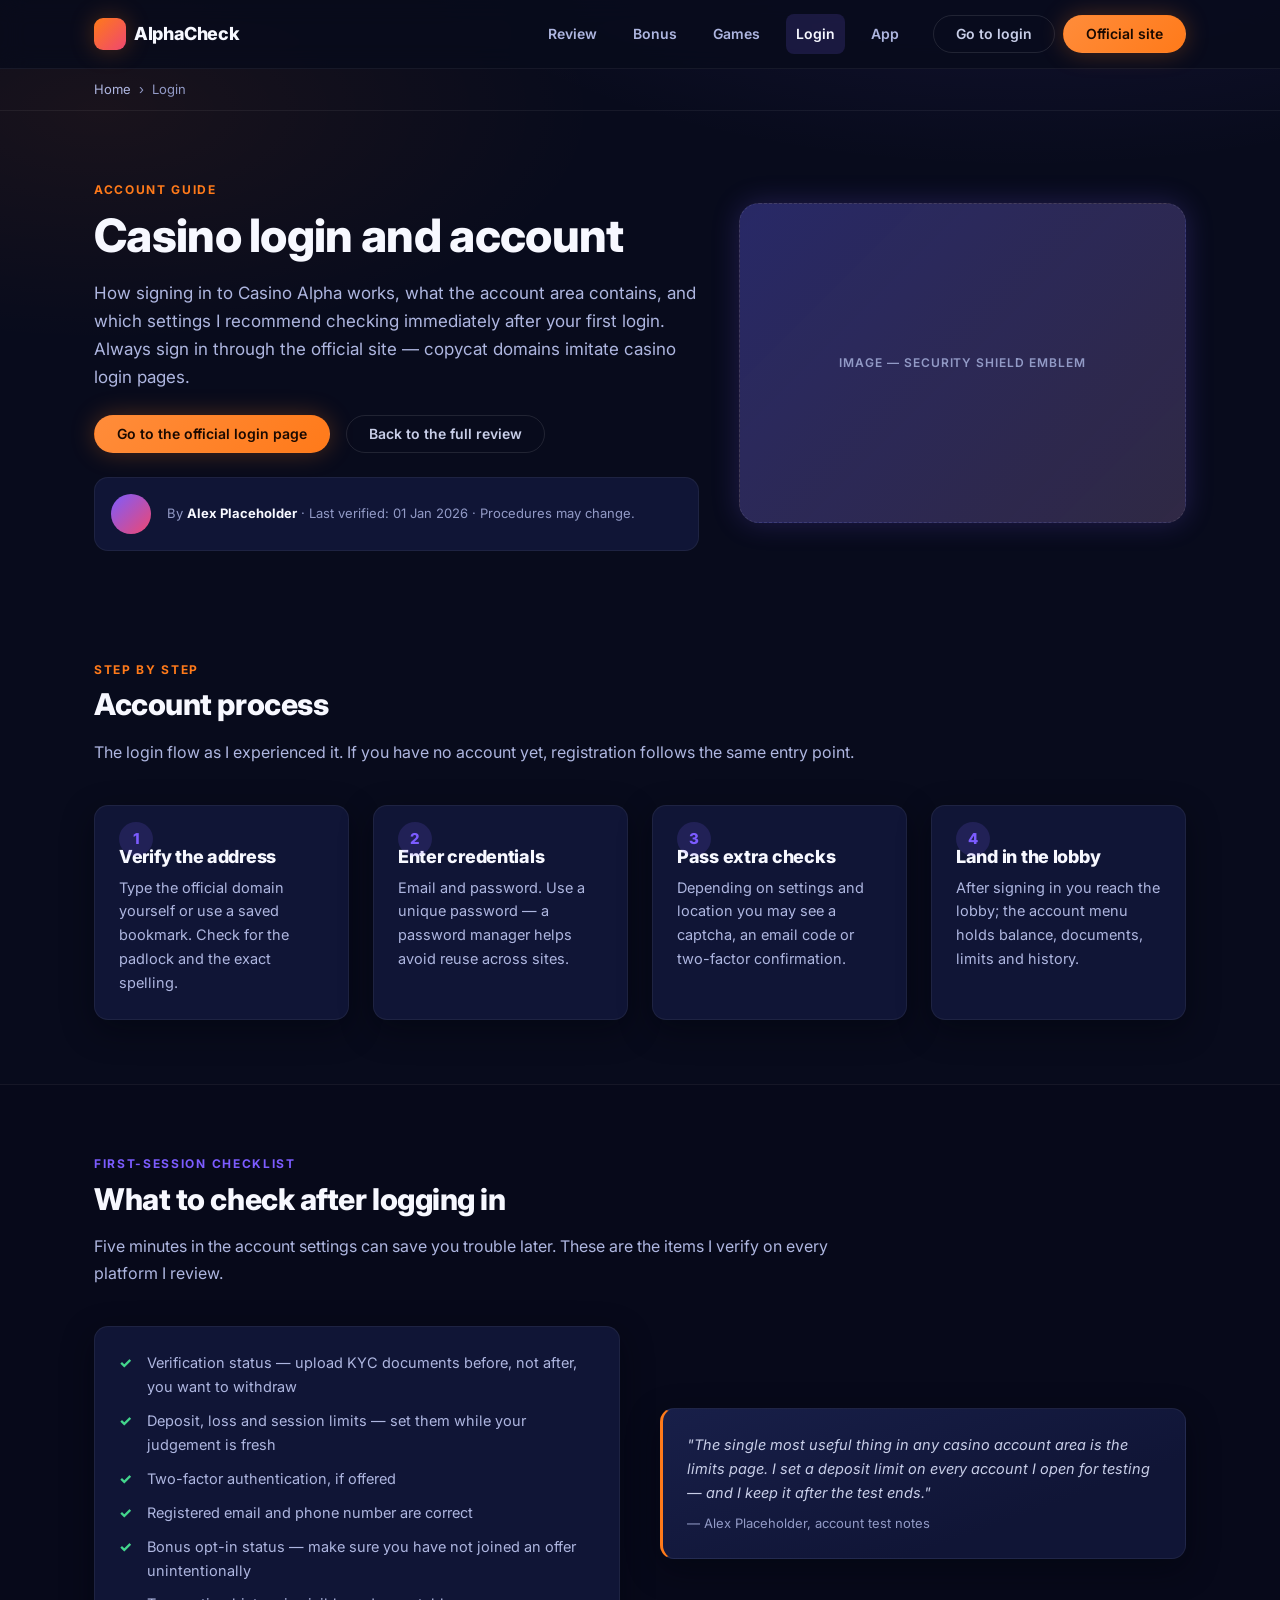
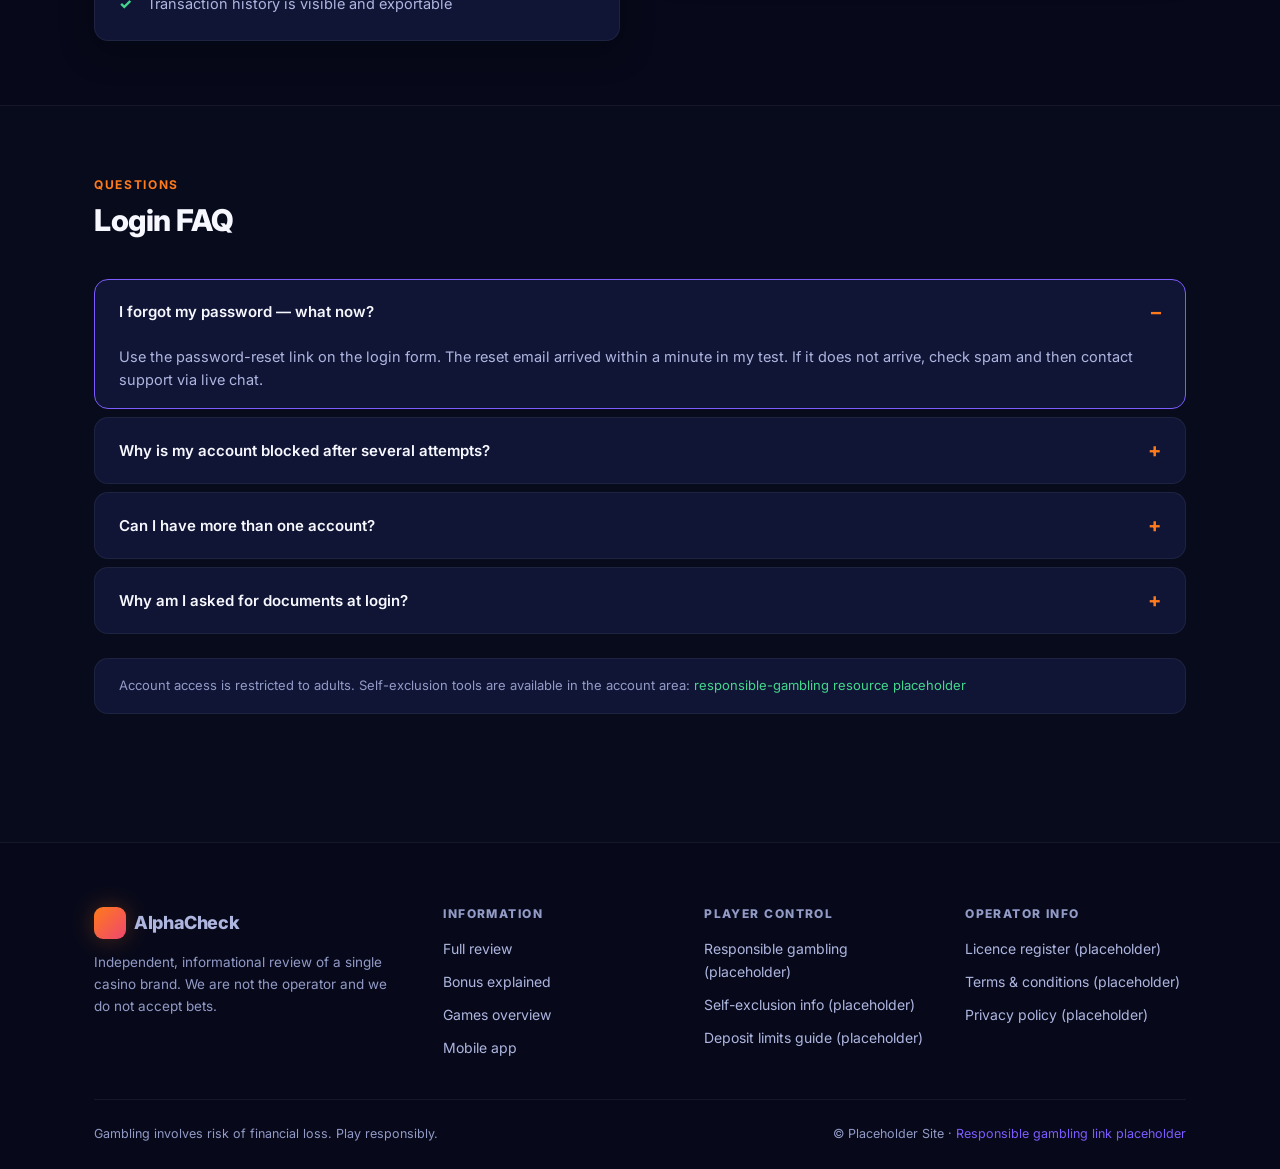
<file: login.html>
<!DOCTYPE html>
<html lang="en">
<head>
  <meta charset="utf-8">
  <meta name="viewport" content="width=device-width, initial-scale=1">
  <title>Casino Alpha Login — Account Guide</title>
  <link rel="stylesheet" href="./style.css">
</head>
<body>
<section class="page active" data-screen-label="Login">

  <header class="site-header">
    <div class="wrap">
      <a class="logo" href="./index.html"><span class="logo-mark"></span> AlphaCheck</a>
      <nav class="main-nav">
        <a href="./index.html">Review</a>
        <a href="./bonus.html">Bonus</a>
        <a href="./games.html">Games</a>
        <a href="./login.html" class="active">Login</a>
        <a href="./mobile-app.html">App</a>
      </nav>
      <div class="header-actions">
        <a class="btn btn-outline" href="#">Go to login</a>
        <a class="btn btn-primary" href="#">Official site</a>
      </div>
    </div>
  </header>

  <div class="breadcrumbs">
    <div class="wrap"><a href="./index.html">Home</a><span>Login</span></div>
  </div>

  <div class="hero">
    <div class="wrap hero-grid">
      <div>
        <span class="eyebrow">Account guide</span>
        <h1>Casino login and account</h1>
        <p class="lead">How signing in to Casino Alpha works, what the account area contains, and which settings I
          recommend checking immediately after your first login. Always sign in through the official site — copycat
          domains imitate casino login pages.</p>
        <div class="hero-actions">
          <a class="btn btn-primary" href="#">Go to the official login page</a>
          <a class="btn btn-outline" href="./index.html">Back to the full review</a>
        </div>
        <div class="byline">
          <span class="avatar"></span>
          <span>By <b>Alex Placeholder</b> · Last verified: 01 Jan 2026 · Procedures may change.</span>
        </div>
      </div>
      <div class="ph ph--hero">IMAGE — security shield emblem</div>
    </div>
  </div>

  <!-- 1. Account process -->
  <div class="section">
    <div class="wrap">
      <div class="section-head">
        <span class="eyebrow">Step by step</span>
        <h2 class="site-h">Account process</h2>
        <p>The login flow as I experienced it. If you have no account yet, registration follows the same entry point.</p>
      </div>
      <div class="grid grid-4">
        <div class="card step-card">
          <span class="step-num">1</span>
          <h3>Verify the address</h3>
          <p>Type the official domain yourself or use a saved bookmark. Check for the padlock and the exact spelling.</p>
        </div>
        <div class="card step-card">
          <span class="step-num">2</span>
          <h3>Enter credentials</h3>
          <p>Email and password. Use a unique password — a password manager helps avoid reuse across sites.</p>
        </div>
        <div class="card step-card">
          <span class="step-num">3</span>
          <h3>Pass extra checks</h3>
          <p>Depending on settings and location you may see a captcha, an email code or two-factor confirmation.</p>
        </div>
        <div class="card step-card">
          <span class="step-num">4</span>
          <h3>Land in the lobby</h3>
          <p>After signing in you reach the lobby; the account menu holds balance, documents, limits and history.</p>
        </div>
      </div>
    </div>
  </div>

  <!-- 2. What to check after logging in -->
  <div class="section alt">
    <div class="wrap">
      <div class="section-head">
        <span class="eyebrow violet">First-session checklist</span>
        <h2 class="site-h">What to check after logging in</h2>
        <p>Five minutes in the account settings can save you trouble later. These are the items I verify on every
          platform I review.</p>
      </div>
      <div class="two-col">
        <div class="card">
          <ul class="checklist">
            <li>Verification status — upload KYC documents before, not after, you want to withdraw</li>
            <li>Deposit, loss and session limits — set them while your judgement is fresh</li>
            <li>Two-factor authentication, if offered</li>
            <li>Registered email and phone number are correct</li>
            <li>Bonus opt-in status — make sure you have not joined an offer unintentionally</li>
            <li>Transaction history is visible and exportable</li>
          </ul>
        </div>
        <div class="card quote-card">
          <p>"The single most useful thing in any casino account area is the limits page. I set a deposit limit on
            every account I open for testing — and I keep it after the test ends."</p>
          <div class="who">— Alex Placeholder, account test notes</div>
        </div>
      </div>
    </div>
  </div>

  <!-- 3. Login FAQ -->
  <div class="section">
    <div class="wrap">
      <div class="section-head">
        <span class="eyebrow">Questions</span>
        <h2 class="site-h">Login FAQ</h2>
      </div>
      <div class="faq">
        <details open>
          <summary>I forgot my password — what now?</summary>
          <p>Use the password-reset link on the login form. The reset email arrived within a minute in my test. If it
            does not arrive, check spam and then contact support via live chat.</p>
        </details>
        <details>
          <summary>Why is my account blocked after several attempts?</summary>
          <p>Repeated failed logins trigger a temporary lock as an anti-fraud measure. Wait the stated period or
            contact support with your account email to unlock it.</p>
        </details>
        <details>
          <summary>Can I have more than one account?</summary>
          <p>No. One account per person is a near-universal rule; duplicates risk confiscated balances. If you lost
            access to an old account, recover it instead of registering again.</p>
        </details>
        <details>
          <summary>Why am I asked for documents at login?</summary>
          <p>Operators must verify identity and age under their licence obligations. A documents prompt usually means
            KYC is incomplete — finishing it early prevents withdrawal delays.</p>
        </details>
      </div>
      <div class="rg-strip" style="margin-top:24px">
        <span>Account access is restricted to adults. Self-exclusion tools are available in the account area:
          <a href="#">responsible-gambling resource placeholder</a></span>
      </div>
    </div>
  </div>

  <footer class="site-footer">
    <div class="wrap">
      <div class="footer-grid">
        <div>
          <a class="logo" href="./index.html"><span class="logo-mark"></span> AlphaCheck</a>
          <p class="about" style="margin-top:12px">Independent, informational review of a single casino brand. We are
            not the operator and we do not accept bets.</p>
        </div>
        <div>
          <h4>Information</h4>
          <ul>
            <li><a href="./index.html">Full review</a></li>
            <li><a href="./bonus.html">Bonus explained</a></li>
            <li><a href="./games.html">Games overview</a></li>
            <li><a href="./mobile-app.html">Mobile app</a></li>
          </ul>
        </div>
        <div>
          <h4>Player control</h4>
          <ul>
            <li><a href="#">Responsible gambling (placeholder)</a></li>
            <li><a href="#">Self-exclusion info (placeholder)</a></li>
            <li><a href="#">Deposit limits guide (placeholder)</a></li>
          </ul>
        </div>
        <div>
          <h4>Operator info</h4>
          <ul>
            <li><a href="#">Licence register (placeholder)</a></li>
            <li><a href="#">Terms &amp; conditions (placeholder)</a></li>
            <li><a href="#">Privacy policy (placeholder)</a></li>
          </ul>
        </div>
      </div>
      <div class="footer-bottom">
        <span>Gambling involves risk of financial loss. Play responsibly.</span>
        <span class="spacer"></span>
        <span>© Placeholder Site · <a href="#">Responsible gambling link placeholder</a></span>
      </div>
    </div>
  </footer>

</section>
</body>
</html>
</file>
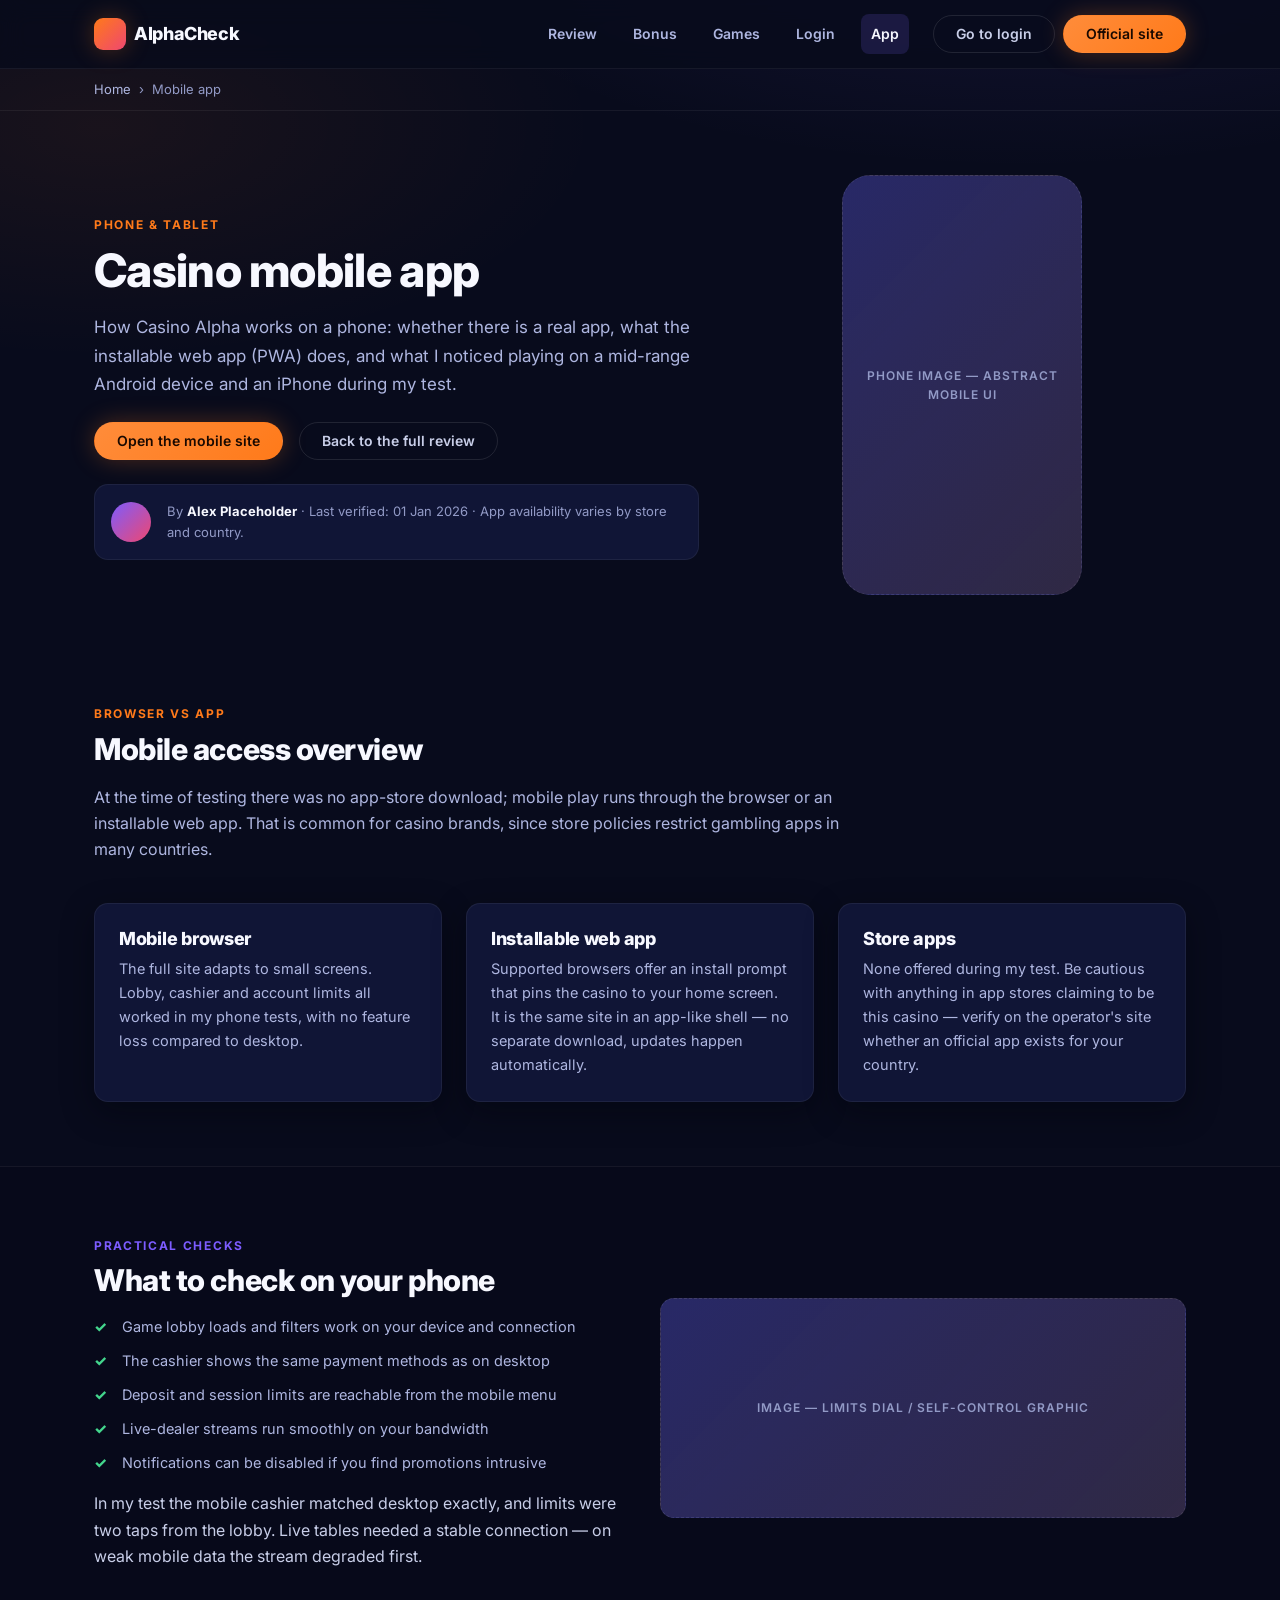
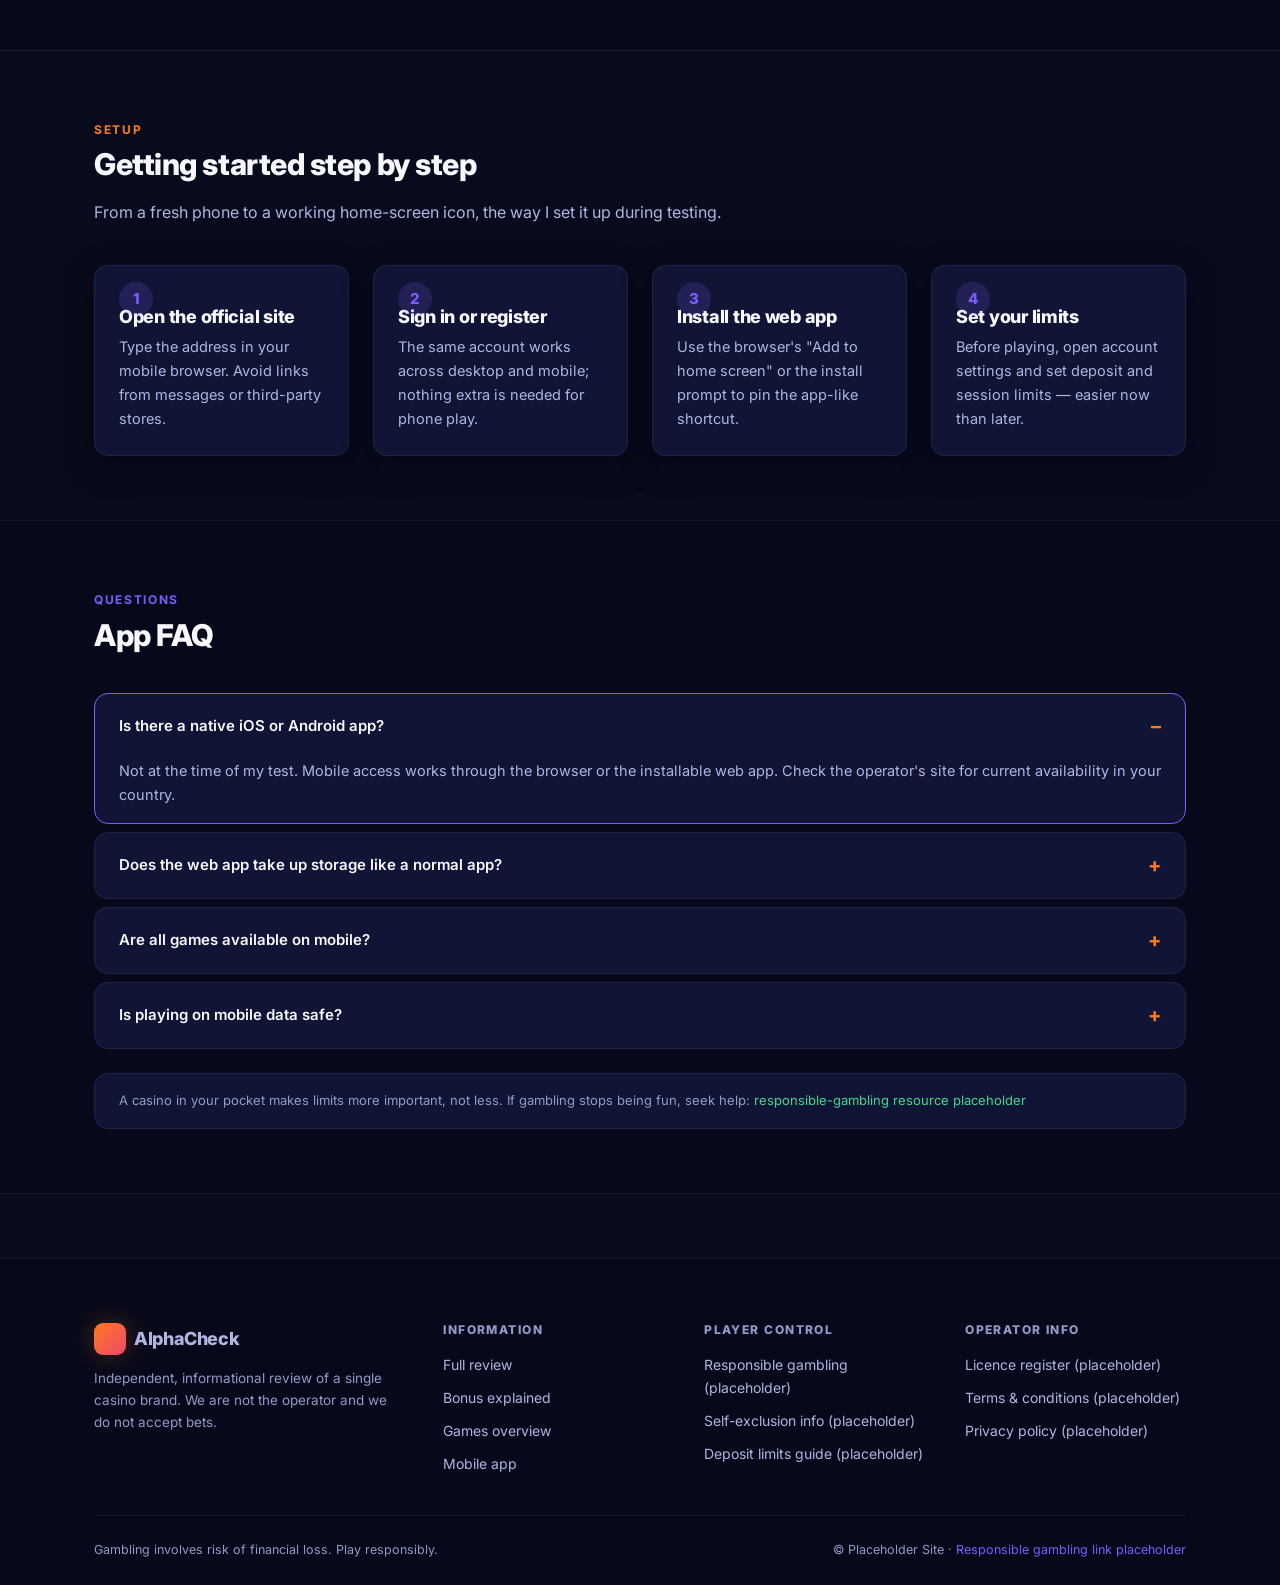
<file: mobile-app.html>
<!DOCTYPE html>
<html lang="en">
<head>
  <meta charset="utf-8">
  <meta name="viewport" content="width=device-width, initial-scale=1">
  <title>Casino Alpha Mobile App — Access Guide</title>
  <link rel="stylesheet" href="./style.css">
</head>
<body>
<section class="page active" data-screen-label="Mobile App">

  <header class="site-header">
    <div class="wrap">
      <a class="logo" href="./index.html"><span class="logo-mark"></span> AlphaCheck</a>
      <nav class="main-nav">
        <a href="./index.html">Review</a>
        <a href="./bonus.html">Bonus</a>
        <a href="./games.html">Games</a>
        <a href="./login.html">Login</a>
        <a href="./mobile-app.html" class="active">App</a>
      </nav>
      <div class="header-actions">
        <a class="btn btn-outline" href="./login.html">Go to login</a>
        <a class="btn btn-primary" href="#">Official site</a>
      </div>
    </div>
  </header>

  <div class="breadcrumbs">
    <div class="wrap"><a href="./index.html">Home</a><span>Mobile app</span></div>
  </div>

  <div class="hero">
    <div class="wrap hero-grid">
      <div>
        <span class="eyebrow">Phone &amp; tablet</span>
        <h1>Casino mobile app</h1>
        <p class="lead">How Casino Alpha works on a phone: whether there is a real app, what the installable web app
          (PWA) does, and what I noticed playing on a mid-range Android device and an iPhone during my test.</p>
        <div class="hero-actions">
          <a class="btn btn-primary" href="#">Open the mobile site</a>
          <a class="btn btn-outline" href="./index.html">Back to the full review</a>
        </div>
        <div class="byline">
          <span class="avatar"></span>
          <span>By <b>Alex Placeholder</b> · Last verified: 01 Jan 2026 · App availability varies by store and
            country.</span>
        </div>
      </div>
      <div class="ph ph--phone">PHONE IMAGE — abstract mobile UI</div>
    </div>
  </div>

  <!-- 1. Mobile access overview -->
  <div class="section">
    <div class="wrap">
      <div class="section-head">
        <span class="eyebrow">Browser vs app</span>
        <h2 class="site-h">Mobile access overview</h2>
        <p>At the time of testing there was no app-store download; mobile play runs through the browser or an
          installable web app. That is common for casino brands, since store policies restrict gambling apps in many
          countries.</p>
      </div>
      <div class="grid grid-3">
        <div class="card">
          <h3>Mobile browser</h3>
          <p>The full site adapts to small screens. Lobby, cashier and account limits all worked in my phone tests,
            with no feature loss compared to desktop.</p>
        </div>
        <div class="card">
          <h3>Installable web app</h3>
          <p>Supported browsers offer an install prompt that pins the casino to your home screen. It is the same site
            in an app-like shell — no separate download, updates happen automatically.</p>
        </div>
        <div class="card">
          <h3>Store apps</h3>
          <p>None offered during my test. Be cautious with anything in app stores claiming to be this casino — verify
            on the operator's site whether an official app exists for your country.</p>
        </div>
      </div>
    </div>
  </div>

  <!-- 2. What to check on your phone -->
  <div class="section alt">
    <div class="wrap two-col">
      <div>
        <div class="section-head" style="margin-bottom:16px">
          <span class="eyebrow violet">Practical checks</span>
          <h2 class="site-h">What to check on your phone</h2>
        </div>
        <ul class="checklist">
          <li>Game lobby loads and filters work on your device and connection</li>
          <li>The cashier shows the same payment methods as on desktop</li>
          <li>Deposit and session limits are reachable from the mobile menu</li>
          <li>Live-dealer streams run smoothly on your bandwidth</li>
          <li>Notifications can be disabled if you find promotions intrusive</li>
        </ul>
        <p style="margin-top:16px">In my test the mobile cashier matched desktop exactly, and limits were two taps from
          the lobby. Live tables needed a stable connection — on weak mobile data the stream degraded first.</p>
      </div>
      <div class="ph ph--square">IMAGE — limits dial / self-control graphic</div>
    </div>
  </div>

  <!-- 3. Getting started step by step -->
  <div class="section">
    <div class="wrap">
      <div class="section-head">
        <span class="eyebrow">Setup</span>
        <h2 class="site-h">Getting started step by step</h2>
        <p>From a fresh phone to a working home-screen icon, the way I set it up during testing.</p>
      </div>
      <div class="grid grid-4">
        <div class="card step-card">
          <span class="step-num">1</span>
          <h3>Open the official site</h3>
          <p>Type the address in your mobile browser. Avoid links from messages or third-party stores.</p>
        </div>
        <div class="card step-card">
          <span class="step-num">2</span>
          <h3>Sign in or register</h3>
          <p>The same account works across desktop and mobile; nothing extra is needed for phone play.</p>
        </div>
        <div class="card step-card">
          <span class="step-num">3</span>
          <h3>Install the web app</h3>
          <p>Use the browser's "Add to home screen" or the install prompt to pin the app-like shortcut.</p>
        </div>
        <div class="card step-card">
          <span class="step-num">4</span>
          <h3>Set your limits</h3>
          <p>Before playing, open account settings and set deposit and session limits — easier now than later.</p>
        </div>
      </div>
    </div>
  </div>

  <!-- 4. App FAQ -->
  <div class="section alt">
    <div class="wrap">
      <div class="section-head">
        <span class="eyebrow violet">Questions</span>
        <h2 class="site-h">App FAQ</h2>
      </div>
      <div class="faq">
        <details open>
          <summary>Is there a native iOS or Android app?</summary>
          <p>Not at the time of my test. Mobile access works through the browser or the installable web app. Check the
            operator's site for current availability in your country.</p>
        </details>
        <details>
          <summary>Does the web app take up storage like a normal app?</summary>
          <p>Only a small amount. A PWA is essentially the website cached locally, so it occupies far less space than a
            store app and updates itself.</p>
        </details>
        <details>
          <summary>Are all games available on mobile?</summary>
          <p>Nearly all modern titles are built mobile-first. A handful of older games may be desktop-only; the lobby
            hides what your device cannot run.</p>
        </details>
        <details>
          <summary>Is playing on mobile data safe?</summary>
          <p>The connection is encrypted either way. Avoid public Wi-Fi for cashier operations, keep your OS updated,
            and use a screen lock since the web app keeps you signed in.</p>
        </details>
      </div>
      <div class="rg-strip" style="margin-top:24px">
        <span>A casino in your pocket makes limits more important, not less. If gambling stops being fun, seek help:
          <a href="#">responsible-gambling resource placeholder</a></span>
      </div>
    </div>
  </div>

  <footer class="site-footer">
    <div class="wrap">
      <div class="footer-grid">
        <div>
          <a class="logo" href="./index.html"><span class="logo-mark"></span> AlphaCheck</a>
          <p class="about" style="margin-top:12px">Independent, informational review of a single casino brand. We are
            not the operator and we do not accept bets.</p>
        </div>
        <div>
          <h4>Information</h4>
          <ul>
            <li><a href="./index.html">Full review</a></li>
            <li><a href="./bonus.html">Bonus explained</a></li>
            <li><a href="./games.html">Games overview</a></li>
            <li><a href="./mobile-app.html">Mobile app</a></li>
          </ul>
        </div>
        <div>
          <h4>Player control</h4>
          <ul>
            <li><a href="#">Responsible gambling (placeholder)</a></li>
            <li><a href="#">Self-exclusion info (placeholder)</a></li>
            <li><a href="#">Deposit limits guide (placeholder)</a></li>
          </ul>
        </div>
        <div>
          <h4>Operator info</h4>
          <ul>
            <li><a href="#">Licence register (placeholder)</a></li>
            <li><a href="#">Terms &amp; conditions (placeholder)</a></li>
            <li><a href="#">Privacy policy (placeholder)</a></li>
          </ul>
        </div>
      </div>
      <div class="footer-bottom">
        <span>Gambling involves risk of financial loss. Play responsibly.</span>
        <span class="spacer"></span>
        <span>© Placeholder Site · <a href="#">Responsible gambling link placeholder</a></span>
      </div>
    </div>
  </footer>

</section>
</body>
</html>
</file>
<file: style.css>
/* ==========================================================================
   single-casino-review — dark neon design system
   Reference character: deep indigo page, glowing card surfaces, orange
   primary CTAs (informational wording only), purple secondary accent,
   pink/red badges, green positives. Inter + system fallback.
   ========================================================================== */

@import url('https://fonts.googleapis.com/css2?family=Inter:wght@400;500;600;700;800&display=swap');

:root {
  /* palette */
  --bg-0: #07091a;
  --bg-1: #080b1c;
  --surface-1: #101536;
  --surface-2: #181f49;
  --surface-3: #1b2251;
  --line: rgba(255, 255, 255, 0.06);
  --line-strong: rgba(255, 255, 255, 0.1);
  --header-bg: rgba(8, 11, 28, 0.82);
  --accent: #ff7a1a;
  --accent-soft: rgba(255, 122, 26, 0.14);
  --accent-2: #7c5cff;
  --accent-2-soft: rgba(124, 92, 255, 0.16);
  --pink: #ef4770;
  --pink-2: #ff5b6c;
  --red: #c22b3c;
  --success: #43d68d;
  --success-soft: rgba(67, 214, 141, 0.12);
  --text: #f7f8ff;
  --text-muted: #c8cee8;
  --text-soft: #aeb6e0;
  --text-faint: #929ac6;
  --warm-dark: #170800;

  /* type + spacing */
  --font: 'Inter', ui-sans-serif, system-ui, -apple-system, 'Segoe UI', Arial, sans-serif;
  --space-1: 4px;
  --space-2: 8px;
  --space-3: 16px;
  --space-4: 24px;
  --space-5: 40px;
  --space-6: 64px;
  --radius-sm: 8px;
  --radius: 14px;
  --radius-lg: 20px;
  --shadow-card: 0 10px 32px rgba(3, 4, 12, 0.45);
  --glow-orange: 0 0 24px rgba(255, 122, 26, 0.28);
  --glow-purple: 0 0 28px rgba(124, 92, 255, 0.22);
}

* { box-sizing: border-box; }

html { scroll-behavior: smooth; }

body {
  margin: 0;
  background:
    radial-gradient(1100px 480px at 80% -120px, rgba(124, 92, 255, 0.12), transparent 60%),
    radial-gradient(900px 420px at 8% 4%, rgba(255, 122, 26, 0.07), transparent 55%),
    var(--bg-1);
  color: var(--text-muted);
  font-family: var(--font);
  font-size: 16px;
  line-height: 1.65;
  -webkit-font-smoothing: antialiased;
}

h1, h2, h3, h4 {
  color: var(--text);
  font-weight: 800;
  letter-spacing: -0.015em;
  line-height: 1.18;
  margin: 0 0 var(--space-3);
}

h1 { font-size: clamp(30px, 4.2vw, 46px); }
h2 { font-size: clamp(22px, 3vw, 30px); }
h3 { font-size: 18px; }

p { margin: 0 0 var(--space-3); }

a { color: var(--accent-2); text-decoration: none; }
a:hover { color: var(--text); }

img { max-width: 100%; display: block; }

.wrap {
  max-width: 1140px;
  margin: 0 auto;
  padding: 0 var(--space-4);
}

/* --------------------------------------------------------------------------
   Placeholder media blocks (wireframe stage)
   -------------------------------------------------------------------------- */
.ph {
  display: flex;
  align-items: center;
  justify-content: center;
  text-align: center;
  background:
    linear-gradient(135deg, rgba(124, 92, 255, 0.16), rgba(255, 122, 26, 0.1)),
    var(--surface-2);
  border: 1px dashed var(--line-strong);
  border-radius: var(--radius);
  color: var(--text-faint);
  font-size: 12px;
  font-weight: 600;
  letter-spacing: 0.08em;
  text-transform: uppercase;
  min-height: 80px;
  padding: var(--space-2);
}

.ph--hero { min-height: 320px; border-radius: var(--radius-lg); box-shadow: var(--glow-purple); }
.ph--thumb { min-height: 130px; }
.ph--icon { min-height: 56px; width: 56px; border-radius: 50%; flex: none; }
.ph--logo { min-height: 44px; width: 140px; }
.ph--phone { min-height: 420px; max-width: 240px; margin: 0 auto; border-radius: 28px; }
.ph--square { min-height: 220px; }

/* --------------------------------------------------------------------------
   Header / nav
   -------------------------------------------------------------------------- */
.site-header {
  position: sticky;
  top: 0;
  z-index: 50;
  background: var(--header-bg);
  backdrop-filter: blur(12px);
  border-bottom: 1px solid var(--line);
}

.site-header .wrap {
  display: flex;
  align-items: center;
  gap: var(--space-4);
  min-height: 68px;
}

.logo {
  display: flex;
  align-items: center;
  gap: var(--space-2);
  color: var(--text);
  font-weight: 800;
  font-size: 18px;
  letter-spacing: -0.02em;
}

.logo-mark {
  width: 32px;
  height: 32px;
  flex: none;
  border-radius: 9px;
  background: linear-gradient(135deg, var(--accent), var(--pink));
  box-shadow: var(--glow-orange);
}

.main-nav {
  display: flex;
  gap: var(--space-3);
  margin-left: auto;
}

.main-nav a {
  color: var(--text-soft);
  font-size: 14px;
  font-weight: 600;
  padding: 8px 10px;
  border-radius: var(--radius-sm);
}

.main-nav a:hover { color: var(--text); background: rgba(255, 255, 255, 0.05); }
.main-nav a.active { color: var(--text); background: var(--accent-2-soft); }

.header-actions { display: flex; gap: var(--space-2); }

/* --------------------------------------------------------------------------
   Buttons — informational CTAs only (no urgency)
   -------------------------------------------------------------------------- */
.btn {
  display: inline-flex;
  align-items: center;
  justify-content: center;
  gap: 8px;
  padding: 11px 22px;
  border-radius: 999px;
  border: 1px solid transparent;
  font: 600 14px/1 var(--font);
  cursor: pointer;
  white-space: nowrap;
  transition: transform 0.15s ease, box-shadow 0.15s ease, background 0.15s ease;
}

.btn-primary {
  background: linear-gradient(135deg, #ff8c3a, var(--accent));
  color: #1a0900;
  box-shadow: var(--glow-orange);
}
.btn-primary:hover { transform: translateY(-1px); color: #1a0900; }

.btn-outline {
  background: transparent;
  border-color: var(--line-strong);
  color: var(--text-muted);
}
.btn-outline:hover { border-color: var(--accent-2); color: var(--text); }

.btn-ghost { background: var(--accent-2-soft); color: var(--text); }
.btn-ghost:hover { box-shadow: var(--glow-purple); color: var(--text); }

/* --------------------------------------------------------------------------
   Breadcrumb + hero
   -------------------------------------------------------------------------- */
.breadcrumbs {
  border-bottom: 1px solid var(--line);
  padding: 10px 0;
  font-size: 13px;
  color: var(--text-faint);
}
.breadcrumbs a { color: var(--text-soft); }
.breadcrumbs span::before { content: '›'; margin: 0 8px; color: var(--text-faint); }

.hero {
  padding: var(--space-6) 0 var(--space-5);
}

.hero-grid {
  display: grid;
  grid-template-columns: 1.15fr 0.85fr;
  gap: var(--space-5);
  align-items: center;
}

.hero .lead { font-size: 17px; color: var(--text-soft); }

.hero-actions { display: flex; flex-wrap: wrap; gap: var(--space-3); margin-top: var(--space-4); }

.byline {
  display: flex;
  align-items: center;
  gap: var(--space-3);
  margin-top: var(--space-4);
  padding: var(--space-3);
  background: var(--surface-1);
  border: 1px solid var(--line);
  border-radius: var(--radius);
  font-size: 13px;
  color: var(--text-faint);
}
.byline b { color: var(--text); font-weight: 700; }
.byline .avatar {
  width: 40px; height: 40px; flex: none; border-radius: 50%;
  background: linear-gradient(135deg, var(--accent-2), var(--pink));
}

/* --------------------------------------------------------------------------
   Sections
   -------------------------------------------------------------------------- */
.section { padding: var(--space-6) 0; }
.section.alt { background: var(--bg-0); border-top: 1px solid var(--line); border-bottom: 1px solid var(--line); }

.section-head { max-width: 760px; margin-bottom: var(--space-5); }

.eyebrow {
  display: inline-block;
  font-size: 12px;
  font-weight: 700;
  letter-spacing: 0.14em;
  text-transform: uppercase;
  color: var(--accent);
  margin-bottom: var(--space-2);
}
.eyebrow.violet { color: var(--accent-2); }

.section-head p { color: var(--text-soft); }

/* --------------------------------------------------------------------------
   Cards + grids
   -------------------------------------------------------------------------- */
.grid { display: grid; gap: var(--space-4); }
.grid-2 { grid-template-columns: repeat(2, 1fr); }
.grid-3 { grid-template-columns: repeat(3, 1fr); }
.grid-4 { grid-template-columns: repeat(4, 1fr); }

.card {
  background: var(--surface-1);
  border: 1px solid var(--line);
  border-radius: var(--radius);
  padding: var(--space-4);
  box-shadow: var(--shadow-card);
}

.card h3 { margin-bottom: var(--space-2); }
.card p { color: var(--text-soft); font-size: 14.5px; margin-bottom: 0; }

.card.elevated { background: var(--surface-2); }

.two-col {
  display: grid;
  grid-template-columns: 1fr 1fr;
  gap: var(--space-5);
  align-items: center;
}

/* key facts: label/value info rows */
.facts-panel { max-width: 860px; }
.facts-card { padding: var(--space-5); }
.facts-card .info-rows {
  display: grid;
  grid-template-columns: repeat(2, minmax(0, 1fr));
  gap: 0 var(--space-5);
}
.info-rows { display: flex; flex-direction: column; }
.info-row {
  display: flex;
  justify-content: space-between;
  gap: var(--space-3);
  padding: 13px 0;
  border-bottom: 1px solid var(--line);
  font-size: 14.5px;
}
.info-row:last-child { border-bottom: 0; }
.info-row dt { color: var(--text-faint); margin: 0; }
.info-row dd { color: var(--text); font-weight: 600; margin: 0; text-align: right; }

/* step cards (registration walkthrough) */
.step-card { position: relative; padding-top: var(--space-5); }
.step-num {
  position: absolute;
  top: var(--space-3);
  left: var(--space-4);
  width: 34px; height: 34px;
  display: flex; align-items: center; justify-content: center;
  border-radius: 50%;
  background: var(--accent-2-soft);
  color: var(--accent-2);
  font-weight: 800;
  font-size: 15px;
}

/* game cards */
.game-card { padding: var(--space-3); }
.game-card .game-title { color: var(--text); font-weight: 700; font-size: 15px; margin: var(--space-2) 0 2px; }
.game-meta { display: flex; justify-content: space-between; font-size: 12.5px; color: var(--text-faint); }

/* badges / tags / chips */
.badge {
  display: inline-block;
  padding: 3px 10px;
  border-radius: 999px;
  font-size: 11.5px;
  font-weight: 700;
  letter-spacing: 0.04em;
  text-transform: uppercase;
}
.badge-jackpot { background: linear-gradient(135deg, var(--pink), var(--red)); color: #fff; }
.badge-live { background: var(--accent-2-soft); color: var(--accent-2); }
.badge-positive { background: var(--success-soft); color: var(--success); }
.badge-neutral { background: rgba(255, 255, 255, 0.06); color: var(--text-soft); }


.chip-row { display: flex; flex-wrap: wrap; gap: var(--space-2); }
.chip {
  padding: 8px 16px;
  border-radius: 999px;
  border: 1px solid var(--line-strong);
  background: var(--surface-1);
  color: var(--text-soft);
  font-size: 13.5px;
  font-weight: 600;
}
.chip.on { background: var(--accent-soft); border-color: var(--accent); color: var(--accent); }

/* payments grid */
.pay-grid {
  display: grid;
  grid-template-columns: repeat(6, 1fr);
  gap: var(--space-3);
}
.pay-item {
  background: var(--surface-1);
  border: 1px solid var(--line);
  border-radius: var(--radius-sm);
  min-height: 64px;
  display: flex;
  align-items: center;
  justify-content: center;
  padding: 8px 10px;
  text-align: center;
  color: var(--text-faint);
  font-size: 12px;
  font-weight: 600;
  letter-spacing: 0.06em;
  text-transform: uppercase;
}

/* rating methodology */
.rating-row { display: flex; flex-direction: column; gap: 6px; margin-bottom: var(--space-3); }
.rating-row .label-line { display: flex; justify-content: space-between; font-size: 14px; }
.rating-row .label-line b { color: var(--text); }
.rating-row .score { color: var(--accent); font-weight: 700; }
.meter {
  height: 8px;
  border-radius: 999px;
  background: rgba(255, 255, 255, 0.07);
  overflow: hidden;
}
.meter > i {
  display: block;
  height: 100%;
  border-radius: 999px;
  background: linear-gradient(90deg, var(--accent-2), var(--accent));
}

.score-badge {
  display: inline-flex;
  flex-direction: column;
  align-items: center;
  gap: 2px;
  padding: var(--space-3) var(--space-4);
  background: var(--surface-2);
  border: 1px solid var(--line-strong);
  border-radius: var(--radius);
}
.score-badge .num { font-size: 34px; font-weight: 800; color: var(--text); line-height: 1; }
.score-badge .of { font-size: 12px; color: var(--text-faint); }

/* quote / author commentary */
.quote-card {
  background: linear-gradient(160deg, var(--surface-2), var(--surface-1) 70%);
  border-left: 3px solid var(--accent);
}
.quote-card p { font-style: italic; color: var(--text-muted); }
.quote-card .who { margin-top: var(--space-2); font-size: 13px; color: var(--text-faint); font-style: normal; }

/* update / review-date panel */
.update-panel {
  display: flex;
  align-items: center;
  gap: var(--space-3);
  padding: var(--space-3) var(--space-4);
  border: 1px solid var(--line-strong);
  border-radius: var(--radius);
  background:
    linear-gradient(135deg, rgba(255, 122, 26, 0.1), transparent 60%),
    linear-gradient(180deg, var(--warm-dark), var(--surface-1));
  font-size: 14px;
  color: var(--text-soft);
}
.update-panel b { color: var(--text); }

/* promo-ish panel kept informational */
.promo-panel {
  display: grid;
  grid-template-columns: 1fr auto;
  align-items: center;
  gap: var(--space-4);
  padding: var(--space-4) var(--space-5);
  border-radius: var(--radius-lg);
  border: 1px solid rgba(255, 122, 26, 0.25);
  background:
    radial-gradient(540px 200px at 90% 0%, rgba(255, 122, 26, 0.16), transparent 65%),
    linear-gradient(180deg, #1a0900, var(--surface-1) 80%);
}
.promo-panel h3 { margin-bottom: 4px; }
.promo-panel .fine { font-size: 12.5px; color: var(--text-faint); margin: 0; }

/* FAQ — native accordion */
.faq { display: flex; flex-direction: column; gap: var(--space-2); }
.faq details {
  background: var(--surface-1);
  border: 1px solid var(--line);
  border-radius: var(--radius);
  padding: 0 var(--space-4);
}
.faq summary {
  cursor: pointer;
  list-style: none;
  display: flex;
  justify-content: space-between;
  align-items: center;
  gap: var(--space-3);
  padding: var(--space-3) 0;
  color: var(--text);
  font-weight: 600;
  font-size: 15px;
}
.faq summary::-webkit-details-marker { display: none; }
.faq summary::after { content: '+'; color: var(--accent); font-size: 20px; font-weight: 700; flex: none; }
.faq details[open] summary::after { content: '–'; }
.faq details[open] { border-color: var(--accent-2); }
.faq details p { color: var(--text-soft); font-size: 14.5px; padding-bottom: var(--space-3); margin: 0; }

/* checklist */
.checklist { list-style: none; margin: 0; padding: 0; display: flex; flex-direction: column; gap: 10px; }
.checklist li { padding-left: 28px; position: relative; font-size: 14.5px; color: var(--text-soft); }
.checklist li::before { content: '✓'; position: absolute; left: 0; color: var(--success); font-weight: 800; }
.checklist.cautions li::before { content: '!'; color: var(--pink-2); }

/* disclaimer strip */
.rg-strip {
  display: flex;
  flex-wrap: wrap;
  align-items: center;
  gap: var(--space-3);
  padding: var(--space-3) var(--space-4);
  border: 1px solid var(--line);
  border-radius: var(--radius);
  background: var(--surface-1);
  font-size: 13px;
  color: var(--text-faint);
}
.rg-strip a { color: var(--success); }

/* --------------------------------------------------------------------------
   Footer
   -------------------------------------------------------------------------- */
.site-footer {
  margin-top: var(--space-6);
  border-top: 1px solid var(--line);
  background: var(--bg-0);
  padding: var(--space-6) 0 0;
  font-size: 14px;
}

.footer-grid {
  display: grid;
  grid-template-columns: 1.4fr 1fr 1fr 1fr;
  gap: var(--space-5);
  padding-bottom: var(--space-5);
}

.footer-grid h4 {
  font-size: 12px;
  letter-spacing: 0.12em;
  text-transform: uppercase;
  color: var(--text-faint);
  margin-bottom: var(--space-3);
}

.footer-grid ul { list-style: none; margin: 0; padding: 0; display: flex; flex-direction: column; gap: 10px; }
.footer-grid a { color: var(--text-soft); }
.footer-grid a:hover { color: var(--text); }
.footer-grid .about { color: var(--text-faint); font-size: 13.5px; }

.footer-bottom {
  border-top: 1px solid var(--line);
  padding: var(--space-4) 0;
  display: flex;
  flex-wrap: wrap;
  align-items: center;
  gap: var(--space-3);
  font-size: 12.5px;
  color: var(--text-faint);
}
.footer-bottom .spacer { flex: 1; }

/* --------------------------------------------------------------------------
   Responsive — single breakpoint
   -------------------------------------------------------------------------- */
@media (max-width: 768px) {
  .site-header .wrap { flex-wrap: wrap; padding-top: 10px; padding-bottom: 10px; }
  .main-nav { order: 3; width: 100%; margin-left: 0; gap: var(--space-1); justify-content: space-between; overflow-x: auto; }
  .main-nav a { flex: none; padding: 8px 6px; }
  .header-actions { margin-left: auto; }
  .hero { padding-top: var(--space-5); }
  .hero-grid,
  .two-col,
  .grid-2,
  .grid-3,
  .grid-4,
  .footer-grid { grid-template-columns: 1fr; }
  .pay-grid { grid-template-columns: repeat(3, 1fr); }
  .promo-panel { grid-template-columns: 1fr; }
  .facts-panel { max-width: none; }
  .facts-card { padding: var(--space-4); }
  .facts-card .info-rows { display: flex; }
  .info-row dd { text-align: left; }
  .info-row { flex-direction: column; gap: 2px; }
}
</file>
